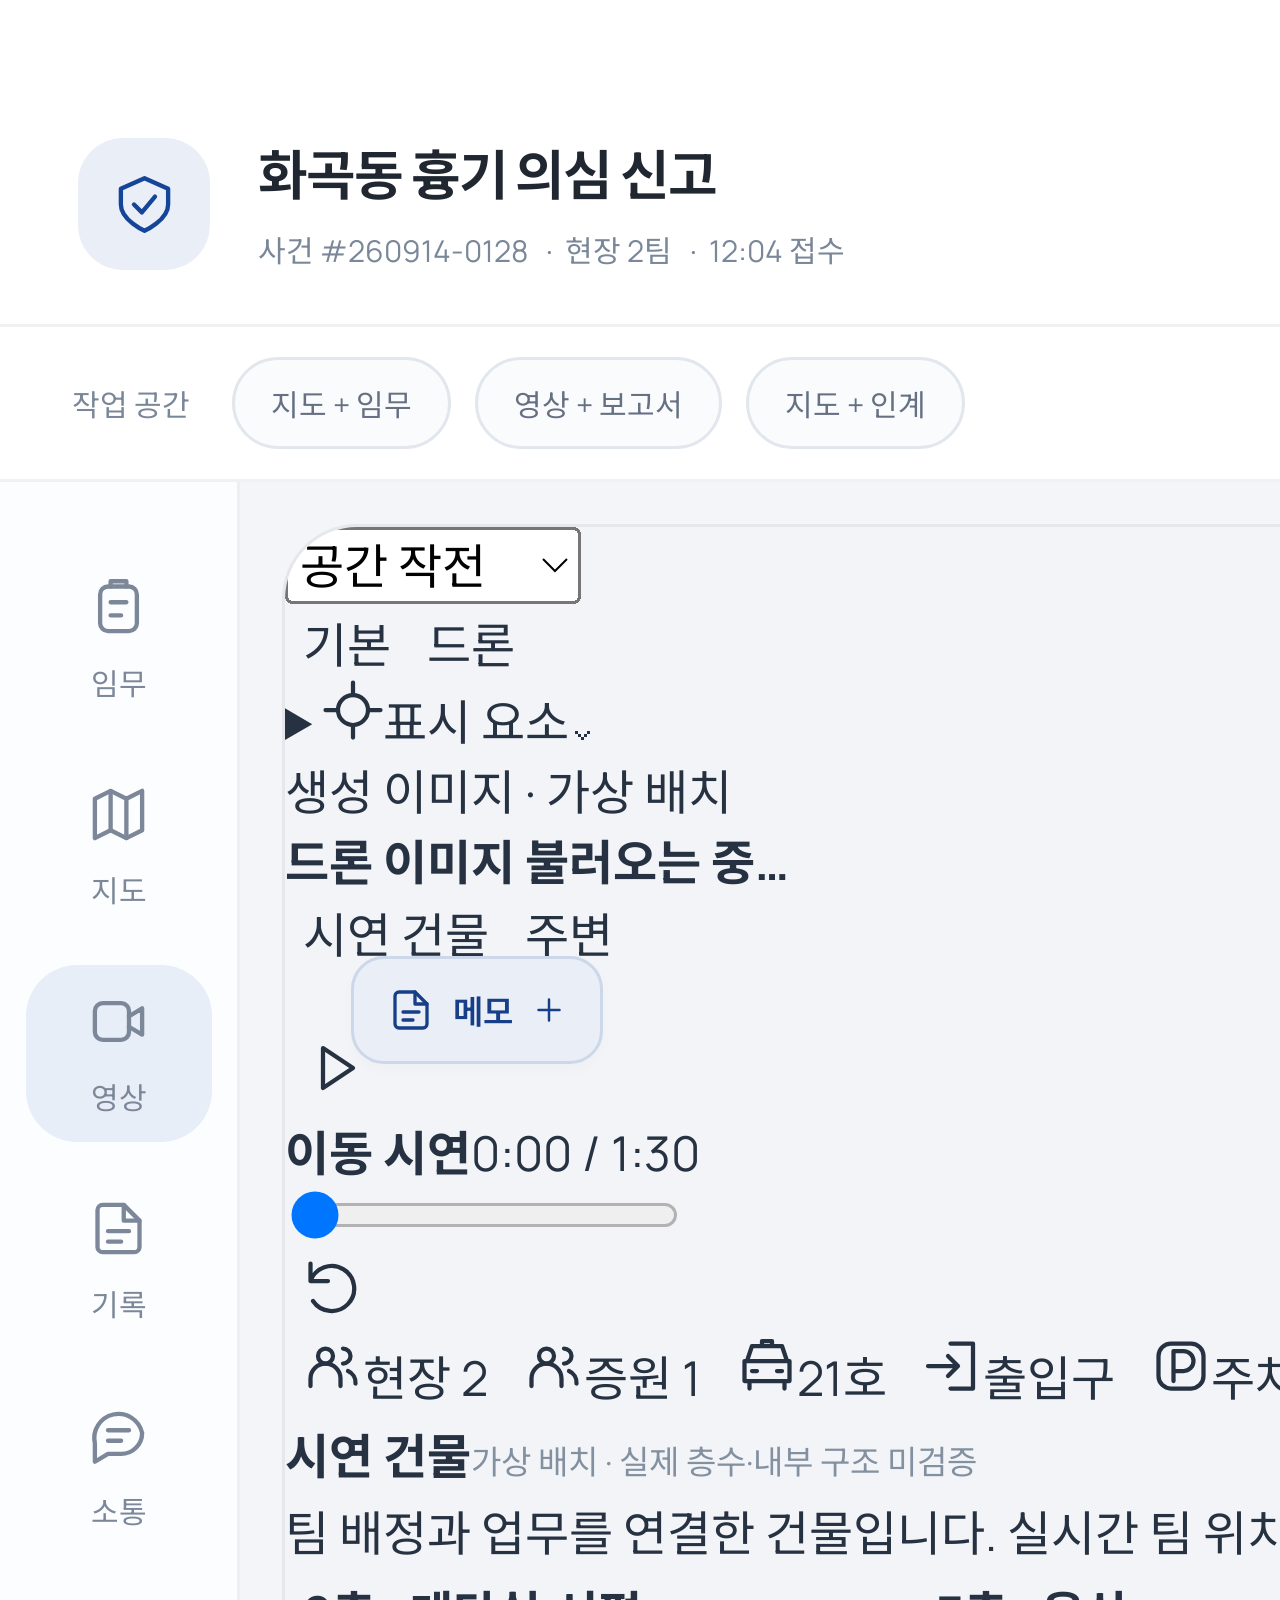
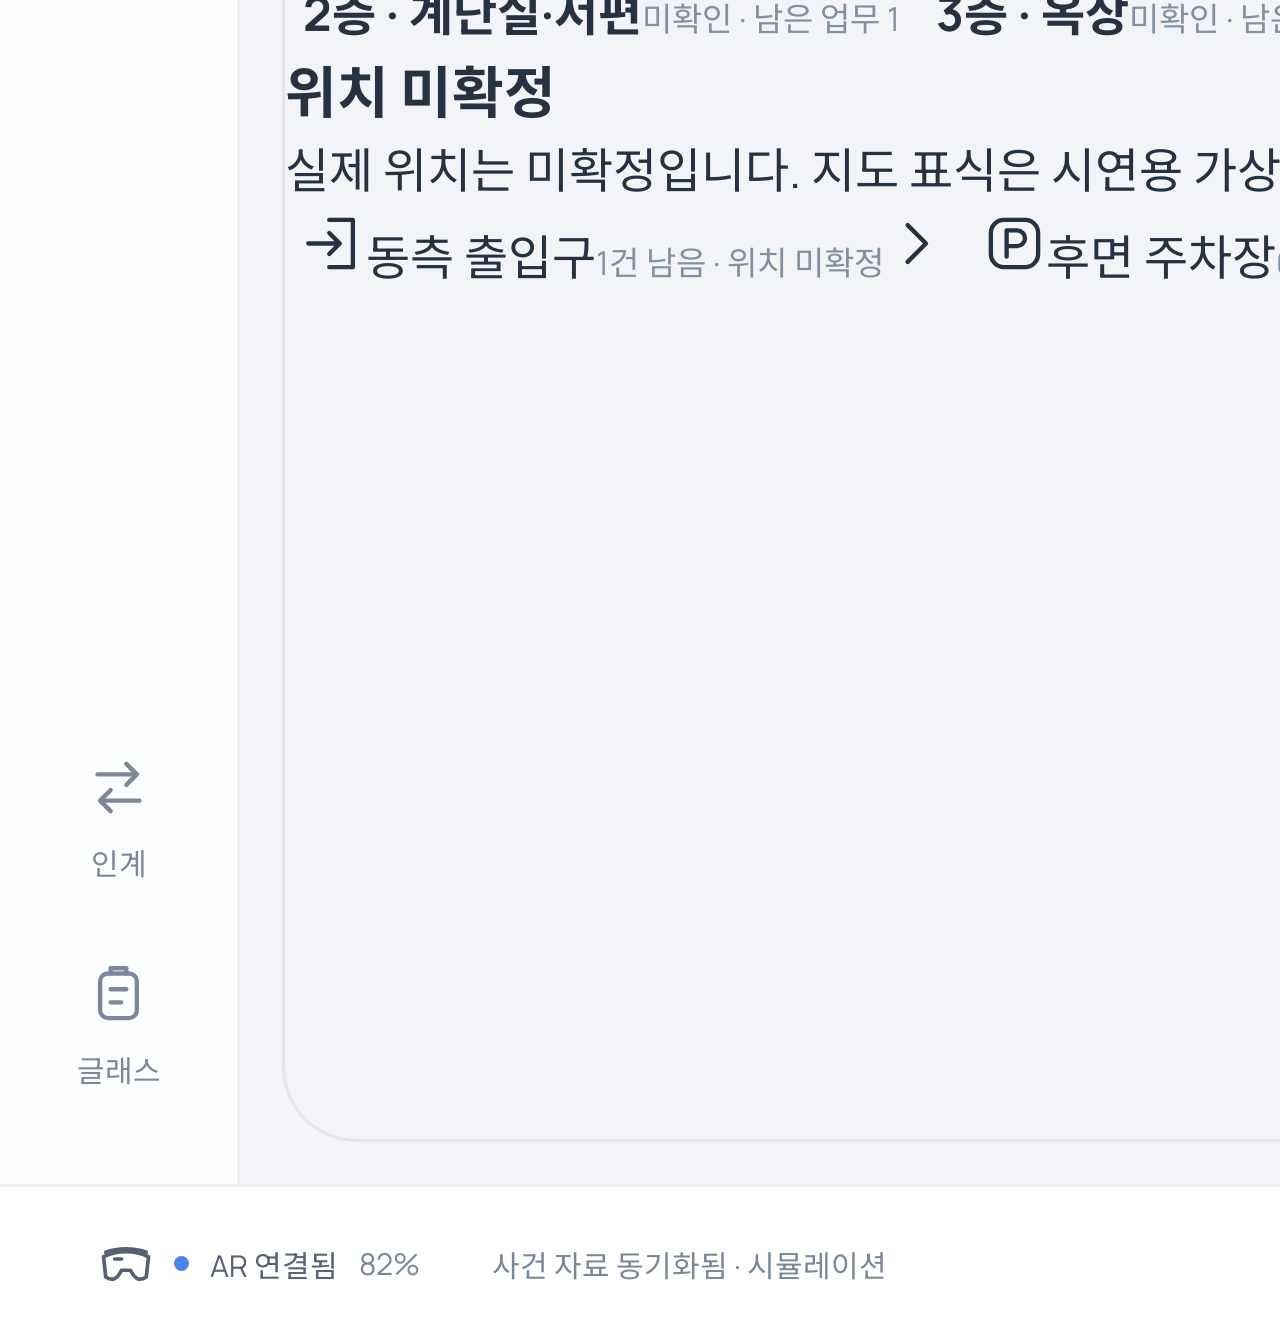
<file: capture.html>
<!doctype html>
<html lang="ko" data-theme="light"><head><meta charset="utf-8"><meta name="viewport" content="width=device-width,initial-scale=1"><meta name="theme-color" content="#0a1517"><title>PARALLAX — 현장을 이어가다</title><link rel="stylesheet" href="app/styles.css"><link rel="stylesheet" href="app/themes.css"><link rel="stylesheet" href="app/refinement.css"><link rel="stylesheet" href="app/notes.css?v=notes5">
<link rel="stylesheet" href="app/capture.css"></head>
<body><div id="app"></div><div id="modal-root"></div><div id="toast" role="status" aria-live="polite"></div><script type="module" src="app/capture-main.mjs?v=1"></script></body></html>
</file>
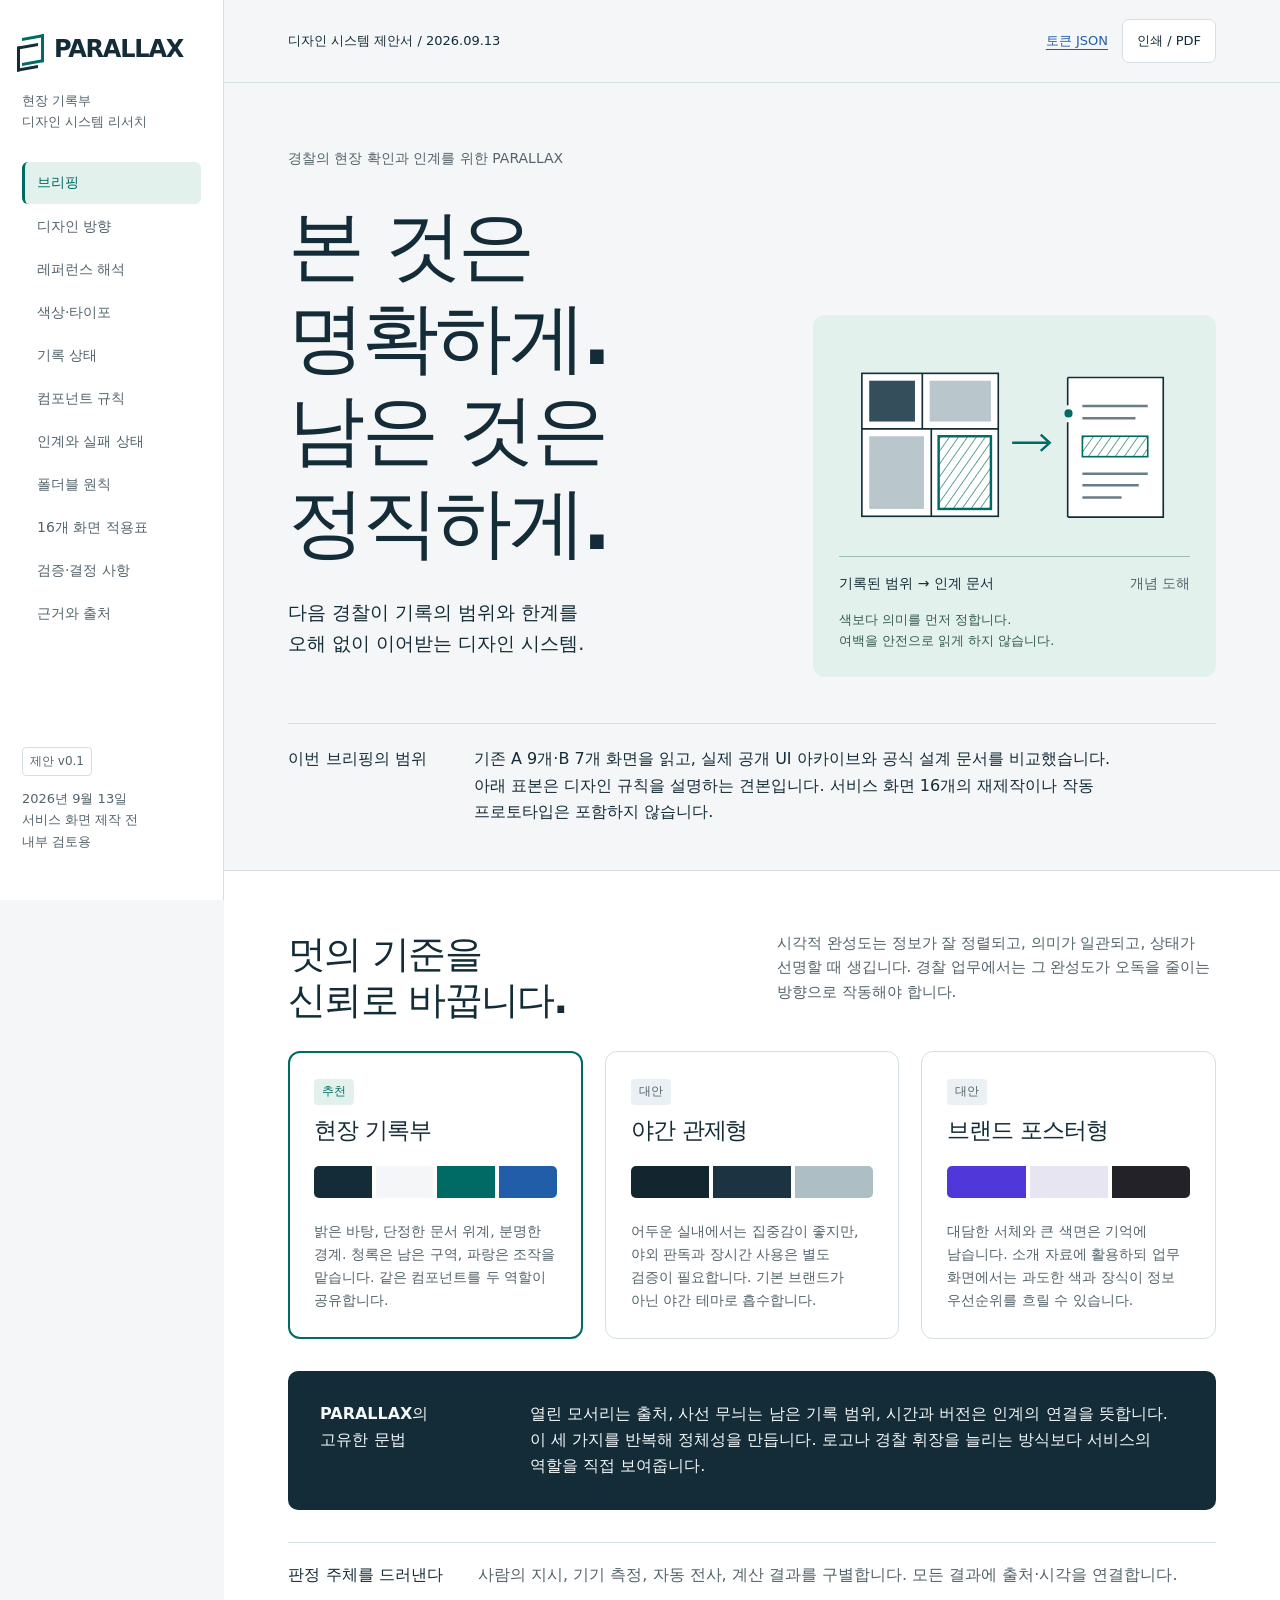
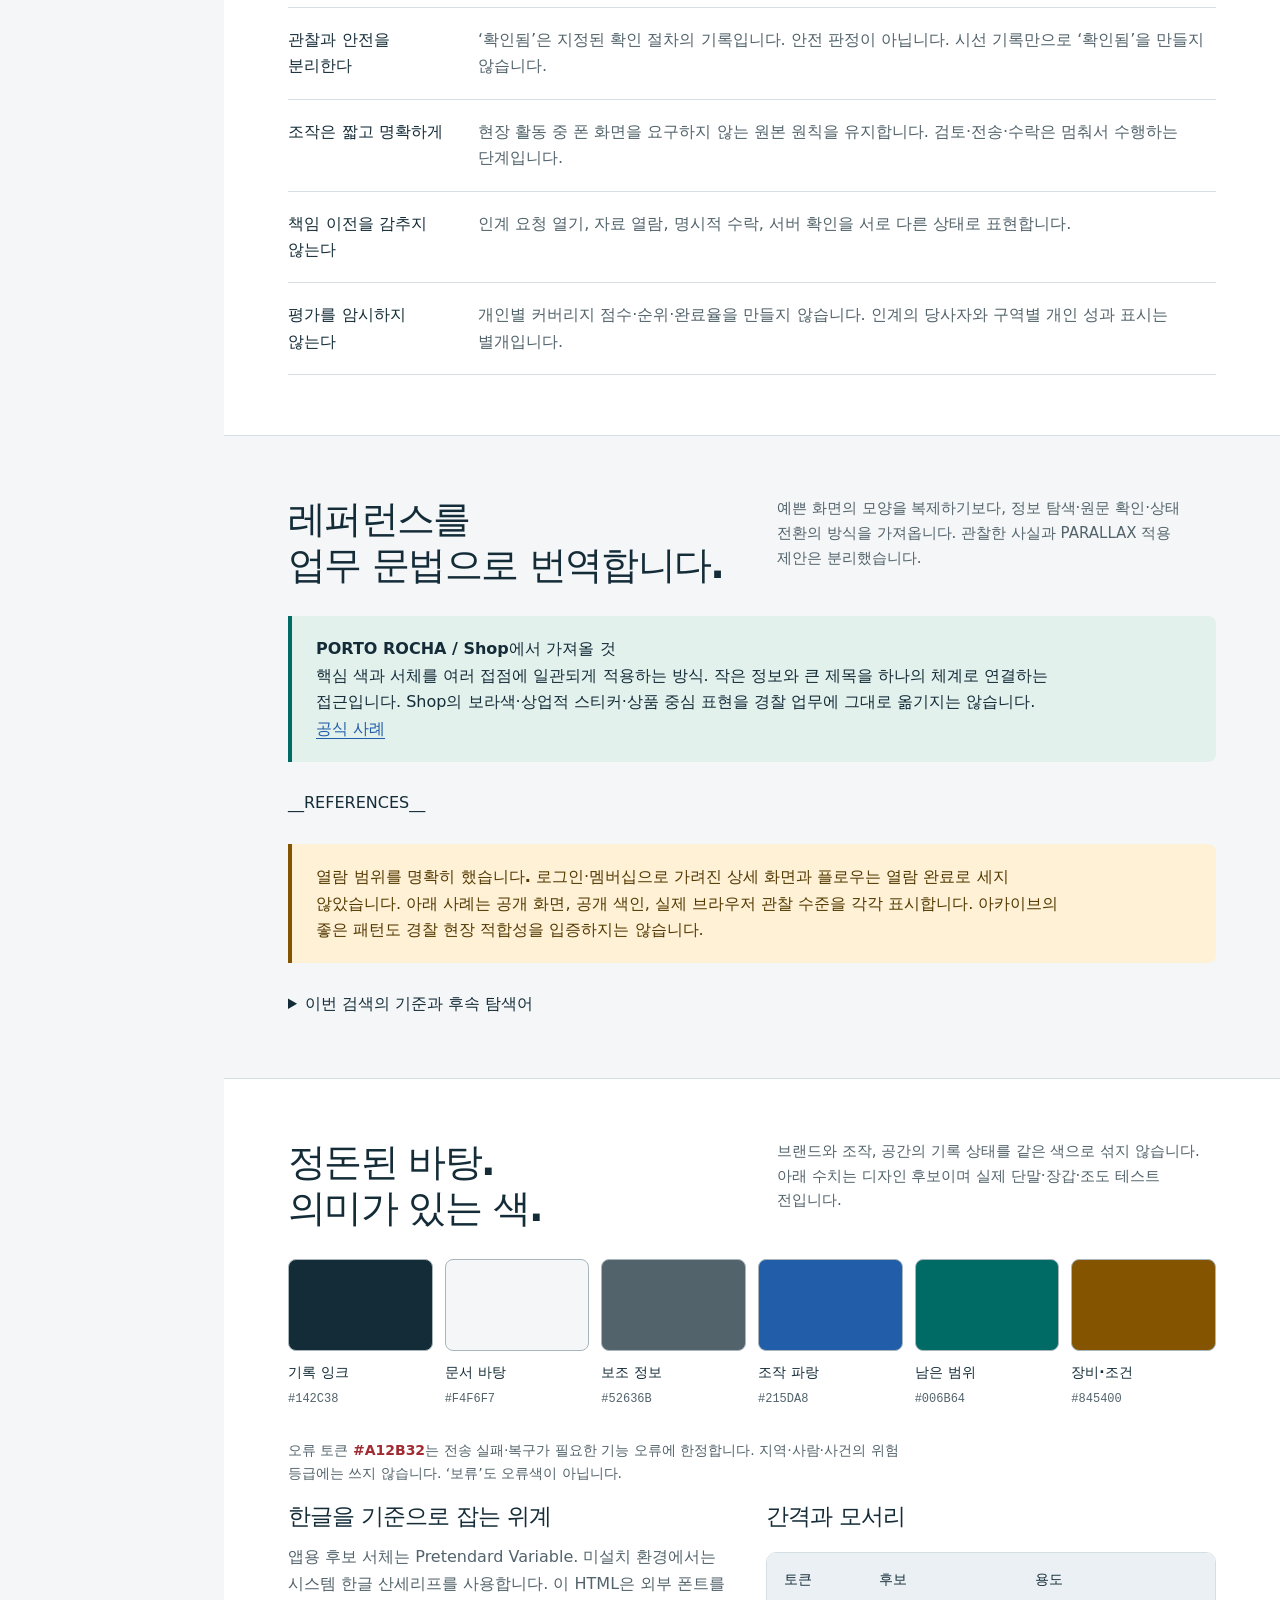
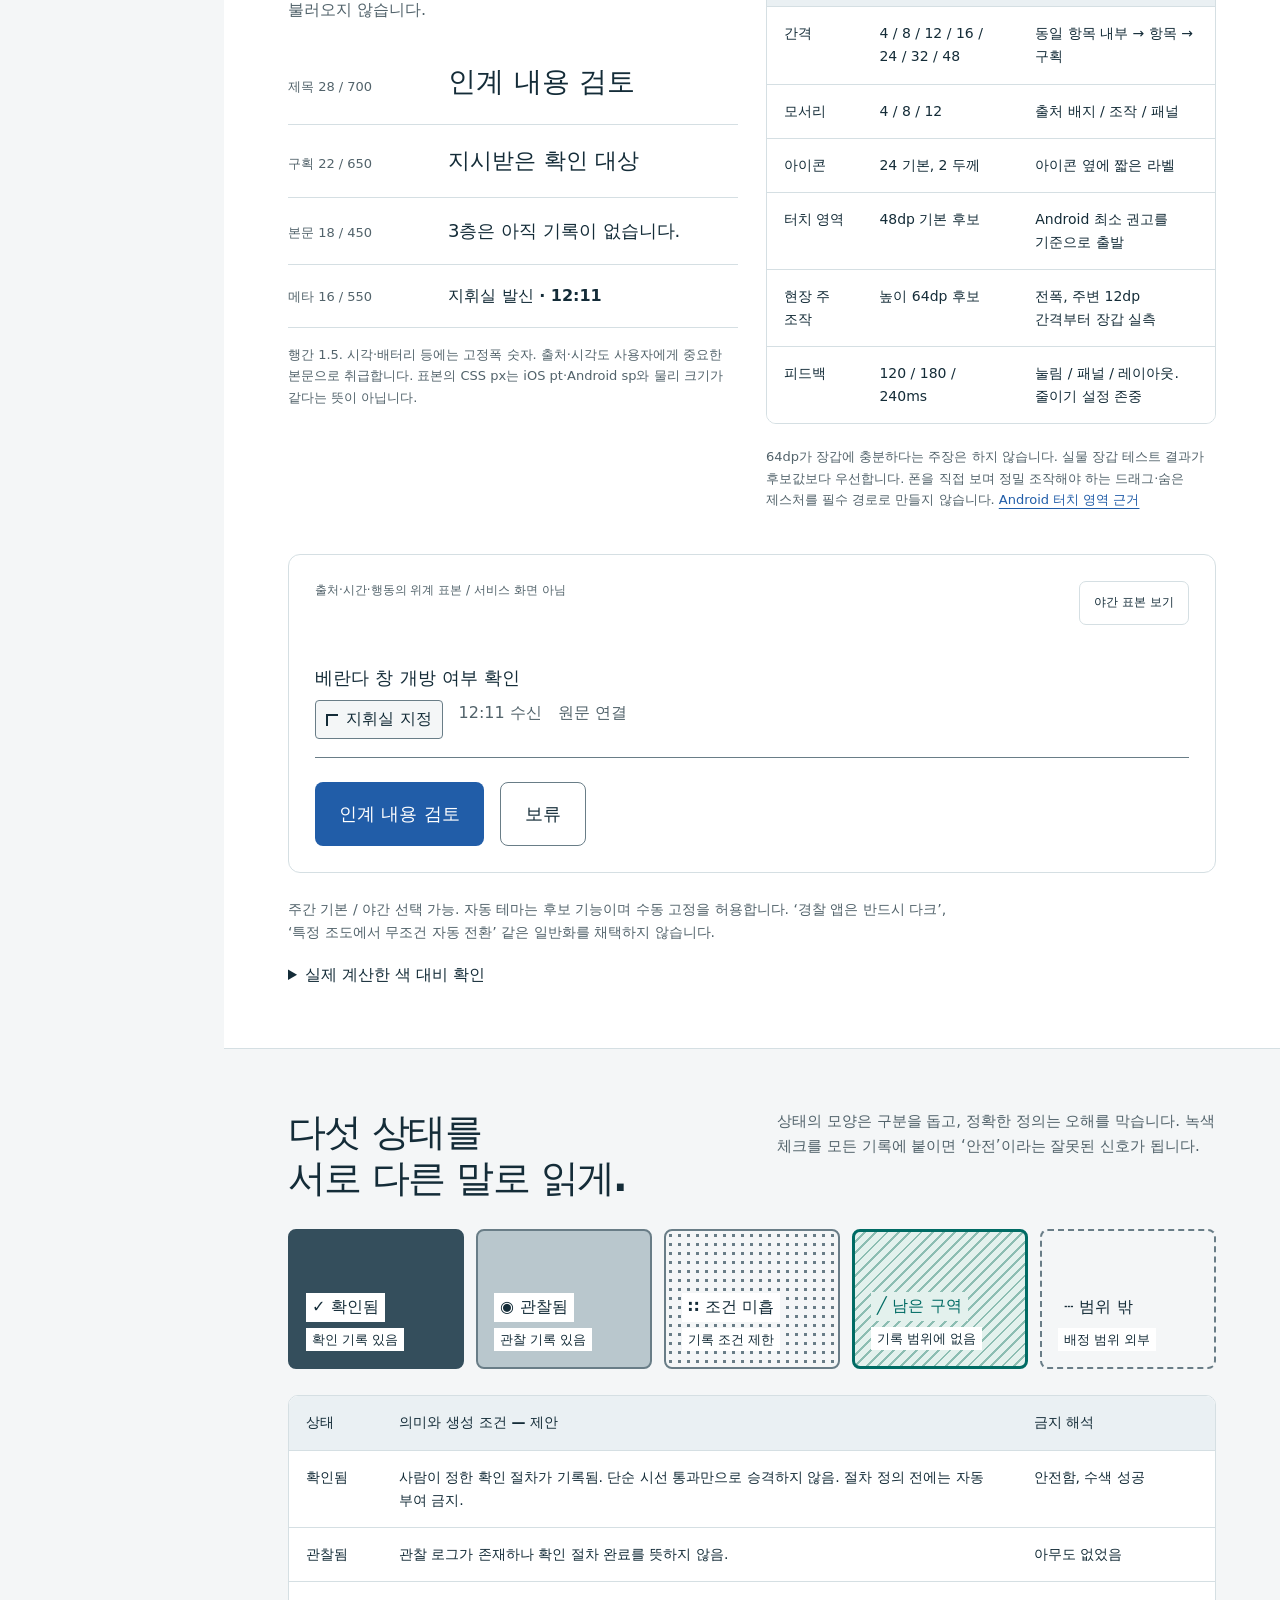
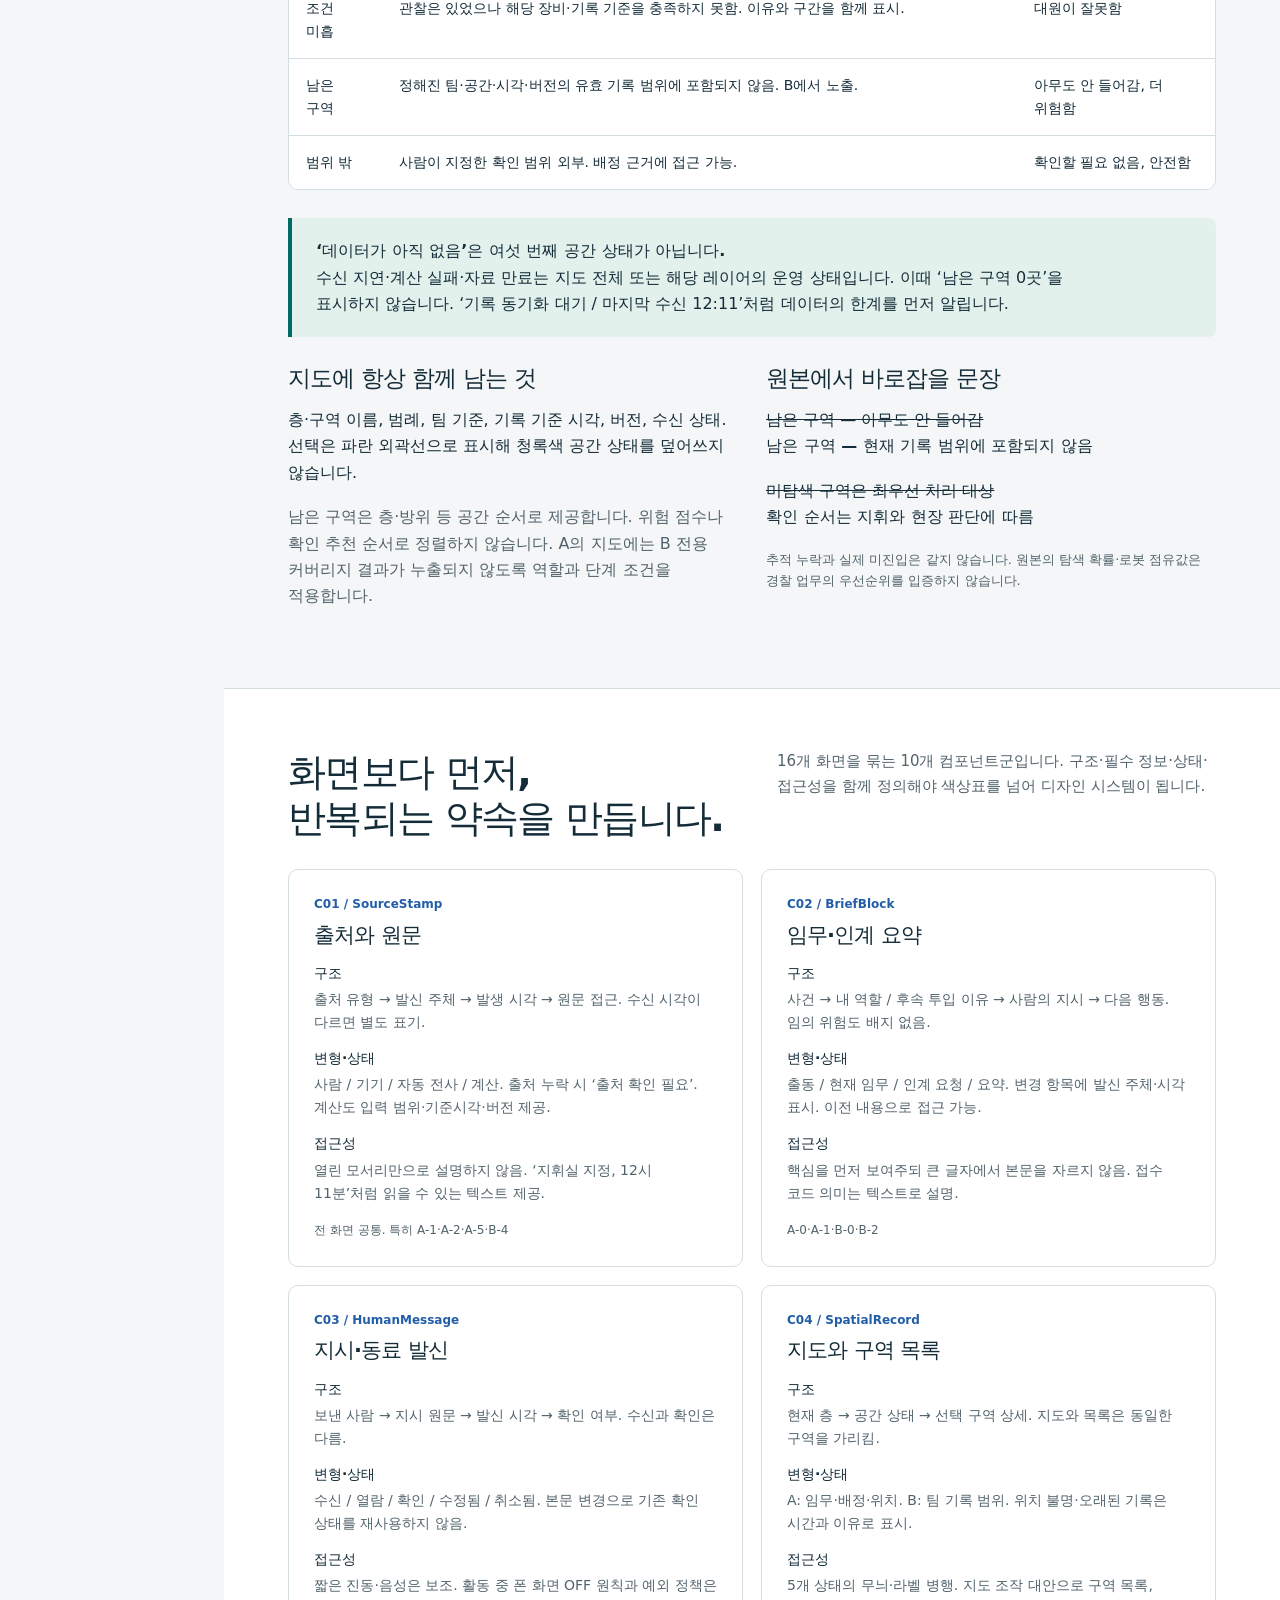
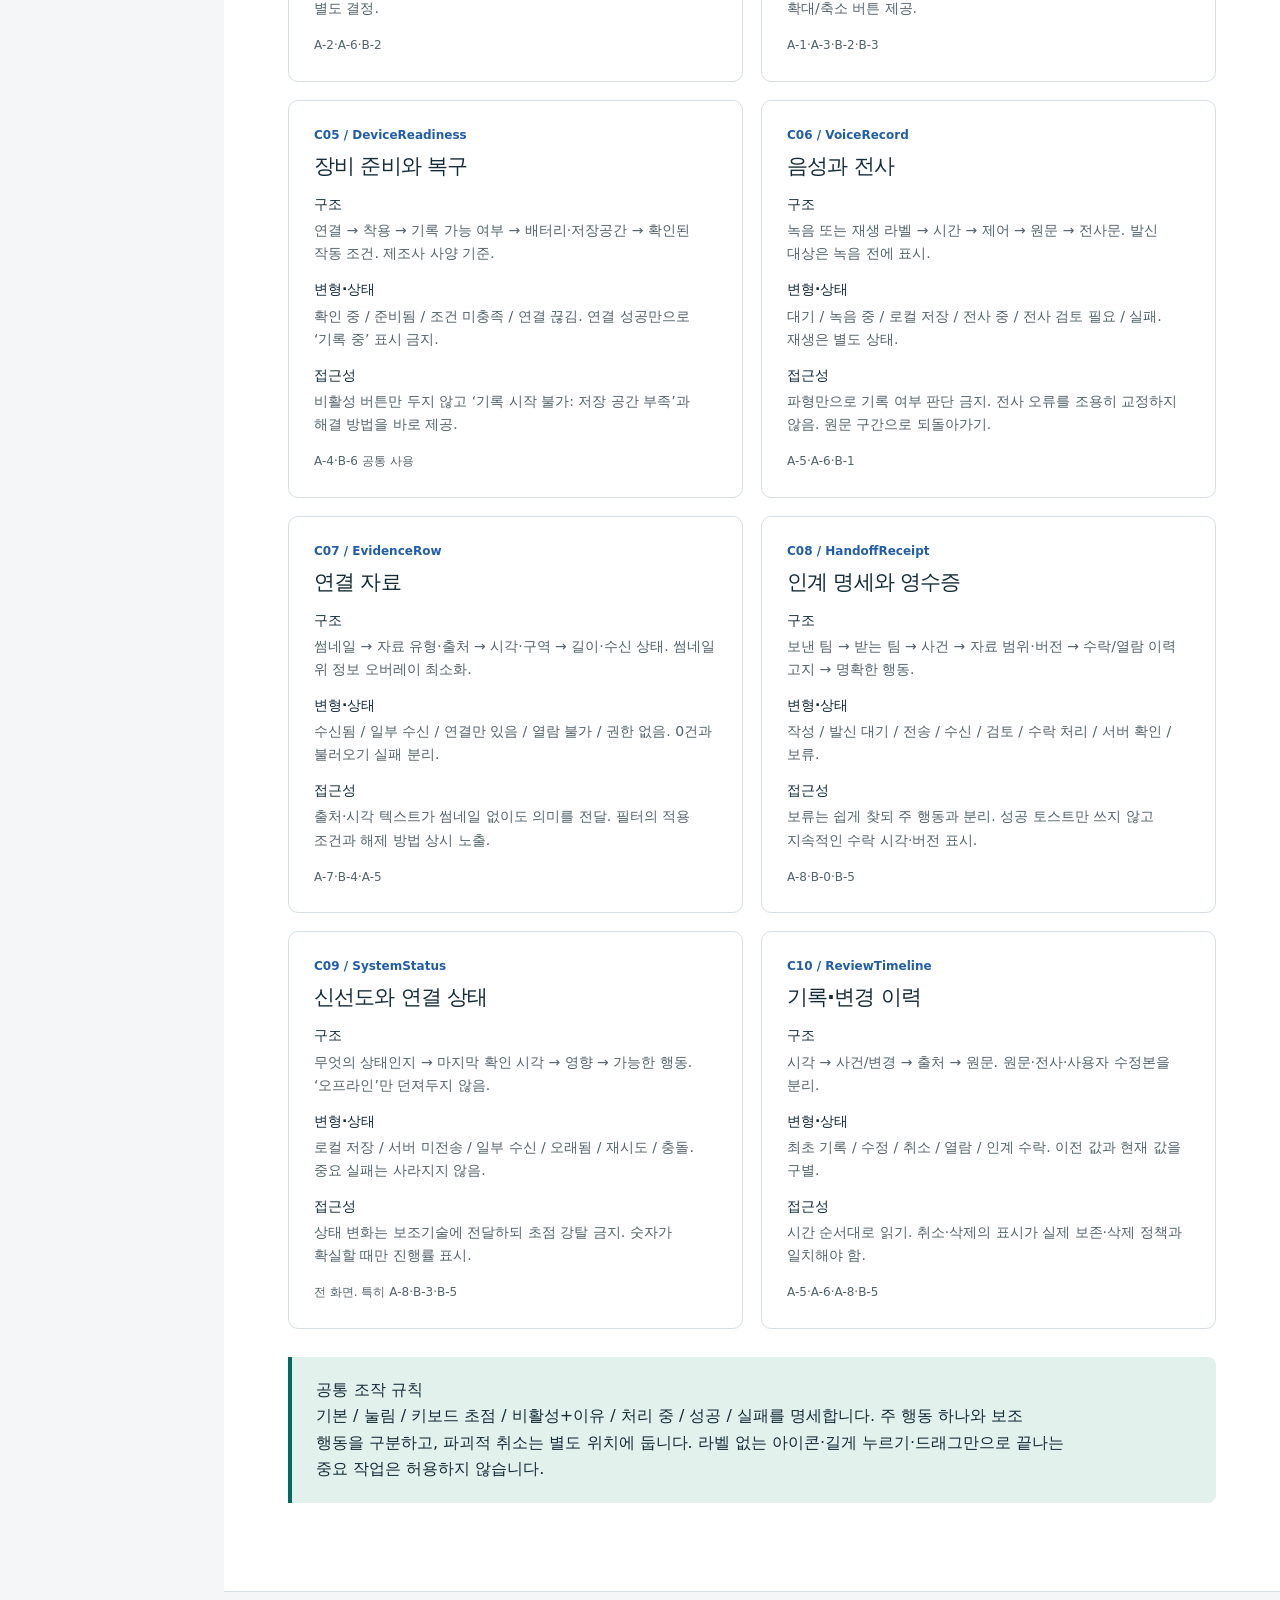
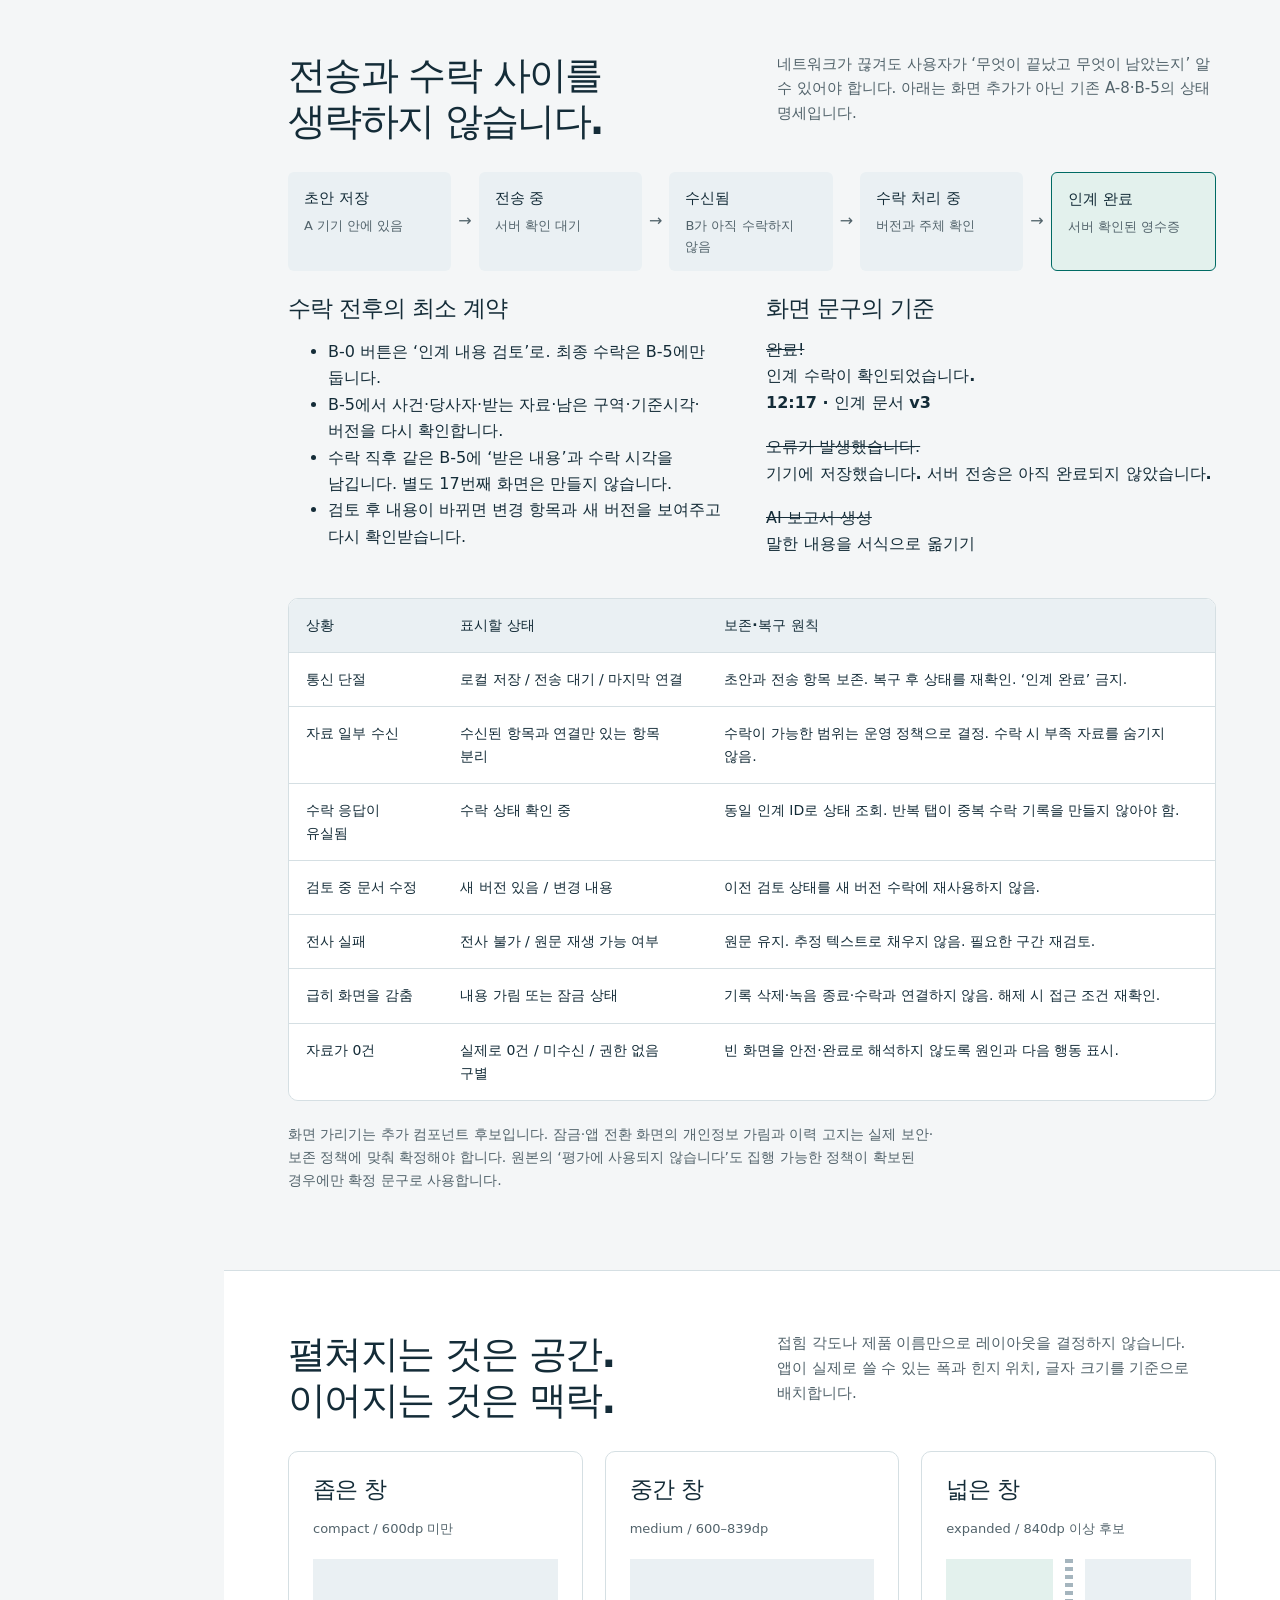
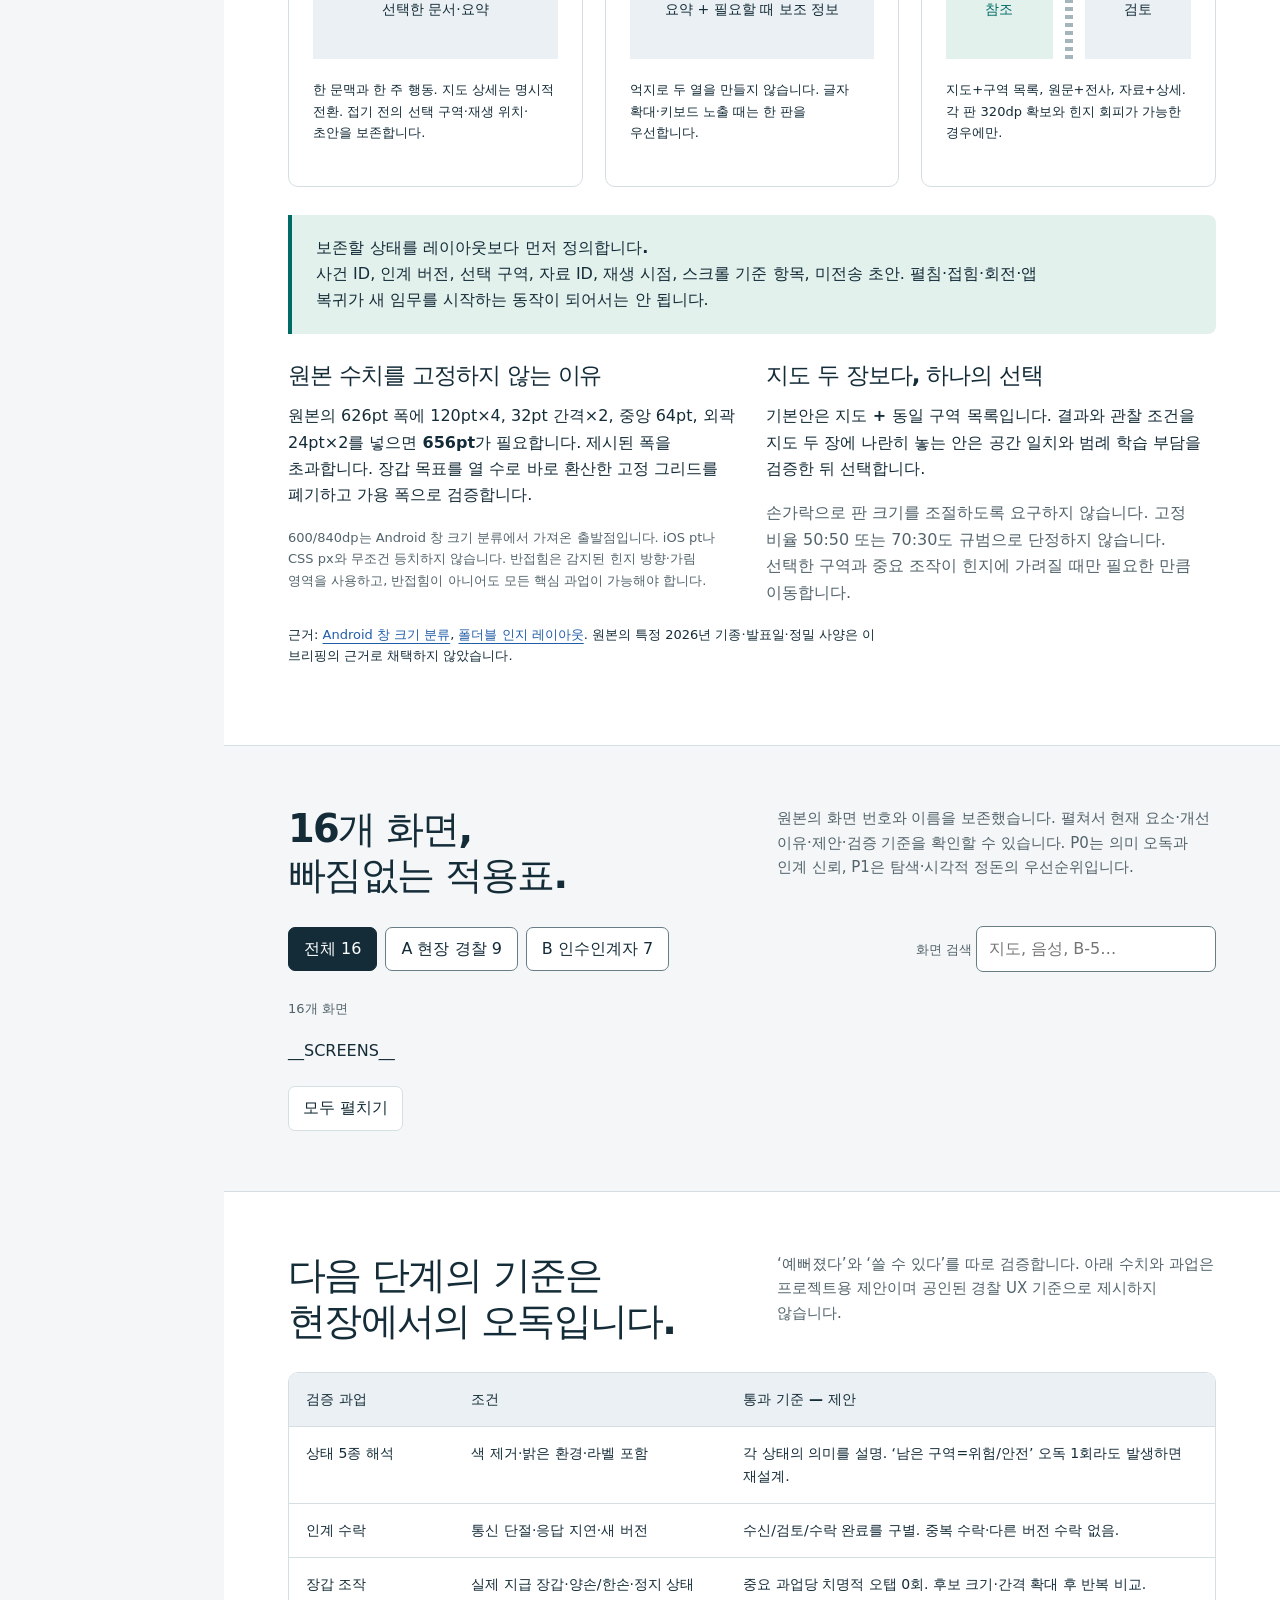
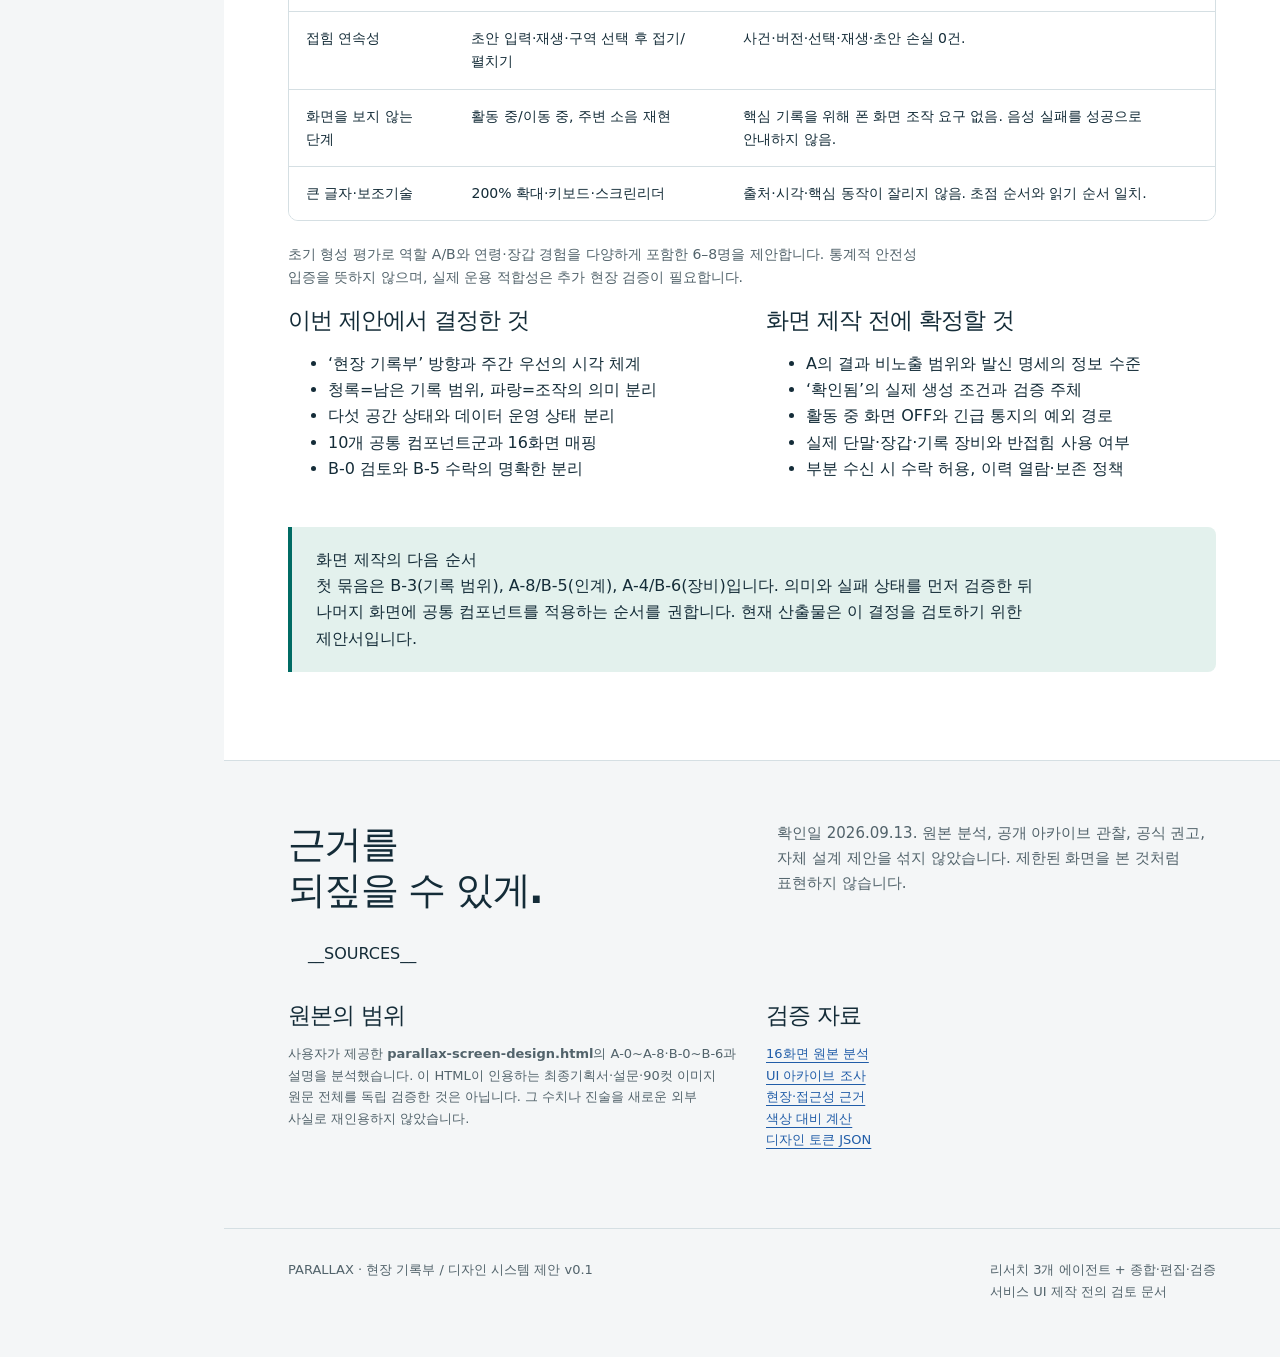
<file: research/brief-template.html>
<!doctype html>
<html lang="ko"><head><meta charset="utf-8"><meta name="viewport" content="width=device-width,initial-scale=1"><meta name="color-scheme" content="light"><title>PARALLAX — 현장 기록부 / 디자인 시스템 브리핑</title>
<style>
:root{--bg:#F4F6F7;--paper:#fff;--ink:#142C38;--muted:#52636B;--rule:#D5DFE3;--teal:#006B64;--soft:#E3F1ED;--blue:#215DA8;--amber:#845400;--amber-bg:#FFF1D6;--red:#A12B32;--nav:224px;font-family:"Pretendard Variable","Apple SD Gothic Neo","Malgun Gothic",system-ui,sans-serif;color:var(--ink);background:var(--bg);font-synthesis:none}*{box-sizing:border-box}html{scroll-behavior:smooth;scroll-padding-top:36px}body{margin:0;font-size:16px;line-height:1.65;word-break:keep-all}a{color:var(--blue);text-underline-offset:4px}button,input{font:inherit}button,a,input,summary{-webkit-tap-highlight-color:transparent}button{cursor:pointer}button:focus-visible,a:focus-visible,input:focus-visible,summary:focus-visible{outline:3px solid var(--blue);outline-offset:4px}button:disabled{cursor:default}h1,h2,h3,h4,p{margin-top:0}h1,h2,h3{line-height:1.2;letter-spacing:-.045em}h1{font-size:clamp(44px,6vw,88px);font-weight:750;margin-bottom:28px}h2{font-size:clamp(28px,3vw,42px);margin-bottom:20px}h3{font-size:23px;margin-bottom:14px}h4{font-size:17px;margin-bottom:6px}p{max-width: seventy;max-width:74ch;margin-bottom:18px}small,.small{font-size:13px;line-height:1.65}.muted{color:var(--muted)}.mono{font-variant-numeric:tabular-nums;font-family:ui-monospace,SFMono-Regular,monospace;font-size:.86em}.skip{position:fixed;top:-100px;left:20px;background:white;padding:12px;z-index:99}.skip:focus{top:12px}.rail{width:var(--nav);position:fixed;inset:0 auto 0 0;background:var(--paper);border-right:1px solid var(--rule);padding:30px 22px;display:flex;flex-direction:column;z-index:10;overflow:auto}.wordmark{font-size:24px;font-weight:800;letter-spacing:-1.2px;color:var(--ink);text-decoration:none;display:flex;align-items:center;gap:10px}.mark{width:22px;height:28px;border:3px solid var(--teal);border-left:0;position:relative;transform:skewY(-10deg)}.mark:after{content:"";position:absolute;top:5px;left:-5px;height:19px;width:18px;border:3px solid var(--ink);border-right:0}.rail-caption{font-size:13px;color:var(--muted);margin:20px 0 30px}.rail nav{display:grid;gap:2px}.rail nav a{font-size:14px;padding:9px 12px;border-radius:6px;text-decoration:none;color:var(--muted);border-left:3px solid transparent}.rail nav a:hover{background:var(--bg);color:var(--ink)}.rail nav a.active{background:var(--soft);color:var(--teal);border-left-color:var(--teal);font-weight:700}.rail-foot{margin-top:auto;padding-top:30px;line-height:1.7}.version{display:inline-block;border:1px solid var(--rule);padding:3px 7px;border-radius:4px;color:var(--muted);font-size:12px}main{margin-left:var(--nav)}.topbar{padding:19px 5vw;border-bottom:1px solid var(--rule);display:flex;justify-content:space-between;align-items:center;gap:20px;font-size:13px}.topbar .actions{display:flex;gap:14px;align-items:center}.plain-button{background:var(--paper);border:1px solid var(--rule);border-radius:7px;color:var(--ink);padding:8px 14px;min-height:44px}.hero{padding:64px 5vw 44px}.hero-grid{display:grid;grid-template-columns:1.1fr .9fr;gap:32px;align-items:end}.hero h1 span{display:block}.hero-intro{font-size:19px;max-width:39ch;line-height:1.65}.hero .lede{font-size:14px;color:var(--muted);margin-bottom:30px}.concept{position:relative;background:var(--soft);padding:26px;min-height:342px;border-radius:12px;overflow:hidden}.concept svg{width:100%;height:215px;display:block}.concept-label{border-top:1px solid #9CBFB5;padding-top:15px;display:flex;justify-content:space-between;gap:12px;font-size:14px}.statement{border-top:1px solid var(--rule);display:grid;grid-template-columns:160px 1fr;margin-top:46px;padding-top:22px;gap:26px}.statement strong{font-size:16px}.statement p{margin:0;max-width:65ch}.section{padding:60px 5vw;border-top:1px solid var(--rule);scroll-margin-top:18px}.section-heading{display:flex;justify-content:space-between;gap:30px;align-items:flex-start;margin-bottom:28px}.section-heading>p{max-width:46ch;color:var(--muted);font-size:15px;margin:0}.section-heading h2{margin:0}.section .intro{font-size:18px;max-width:64ch}.white{background:var(--paper)}.decision-band{background:var(--ink);color:#F3F7F8;padding:30px 32px;border-radius:10px;display:grid;grid-template-columns:180px 1fr;gap:30px;margin:32px 0}.decision-band p{margin:0}.decision-band .muted{color:#BBC9D1}.three{display:grid;grid-template-columns:repeat(3,minmax(0,1fr));gap:22px}.two{display:grid;grid-template-columns:repeat(2,minmax(0,1fr));gap:28px}.direction{padding:25px;border:1px solid var(--rule);border-radius:12px;background:var(--paper)}.direction.recommended{border:2px solid var(--teal);padding:24px}.tag{display:inline-block;font-size:12px;font-weight:650;color:var(--teal);background:var(--soft);padding:3px 8px;border-radius:4px;margin-bottom:12px}.direction p{font-size:14px;color:var(--muted);margin-bottom:0}.stripes{display:flex;height:32px;gap:4px;margin:22px 0;border-radius:5px;overflow:hidden}.stripes span{flex:1}.rule-list{list-style:none;padding:0;margin:0}.rule-list li{display:grid;grid-template-columns:170px 1fr;gap:20px;padding:19px 0;border-top:1px solid var(--rule)}.rule-list li:last-child{border-bottom:1px solid var(--rule)}.rule-list p{margin:0;color:var(--muted)}.callout{border-left:4px solid var(--teal);background:var(--soft);padding:20px 24px;border-radius:0 8px 8px 0;margin:28px 0}.callout p:last-child{margin-bottom:0}.callout.caution{background:var(--amber-bg);border-color:var(--amber);color:#533900}.ref-grid{display:grid;grid-template-columns:repeat(2,minmax(0,1fr));gap:18px}.reference{border:1px solid var(--rule);border-radius:10px;padding:24px;background:var(--paper)}.reference h3{font-size:21px;margin-bottom:7px}.reference .status{display:block;font-size:12px;color:var(--muted);margin:7px 0 16px}.reference p{font-size:14px;margin-bottom:12px}.reference dl{font-size:14px;margin:0}.reference dt{color:var(--teal);font-weight:650;float:left;width:44px}.reference dd{margin:0 0 10px 50px;color:var(--muted)}.ref-targets{font-size:12px;padding-top:12px;margin-top:15px;border-top:1px solid var(--rule)}.swatch-grid{display:grid;grid-template-columns:repeat(6,minmax(0,1fr));gap:12px;margin:28px 0}.swatch{min-width:0}.swatch-color{height:92px;border-radius:8px;border:1px solid #a8b6bc;margin-bottom:10px}.swatch b{font-size:14px;display:block}.swatch code{font-size:12px;color:var(--muted)}.specimen{padding:26px;background:var(--paper);border:1px solid var(--rule);border-radius:12px;margin:25px 0}.specimen-label{font-size:12px;color:var(--muted);margin-bottom:20px;display:flex;justify-content:space-between;gap:12px}.specimen.night{background:#13252F;color:#F3F7F8;border-color:#90A5AE}.specimen.night .specimen-label{color:#ADBEC5}.specimen.night .evidence{color:#F3F7F8;border-color:#90A5AE}.specimen.night .evidence .meta{color:#ADBEC5}.specimen.night .source-badge{background:#1C3441;color:#F3F7F8;border-color:#90A5AE}.specimen.night .sample-cta{background:#AFCBFA;color:#13252F}.sample-bar{display:flex;align-items:center;gap:16px;flex-wrap:wrap}.sample-cta{display:inline-flex;align-items:center;justify-content:center;min-height:64px;padding:10px 24px;background:var(--blue);color:white;border-radius:8px;font-size:18px;font-weight:650}.sample-secondary{display:inline-flex;min-height:64px;align-items:center;padding:10px 24px;border:1px solid #697D87;border-radius:8px;font-size:18px;font-weight:600}.source-badge{display:inline-flex;gap:8px;align-items:center;border:1px solid #697D87;padding:5px 10px;border-radius:4px;font-size:16px;font-weight:550;background:#F4F6F7;color:#142C38}.source-badge:before{content:"";display:block;width:10px;height:10px;border-top:2px solid currentColor;border-left:2px solid currentColor;flex:none}.evidence{border-bottom:1px solid #697D87;padding:18px 0;font-size:18px}.evidence:first-of-type{padding-top:0}.evidence .meta{font-size:16px;color:#52636B;display:flex;gap:16px;flex-wrap:wrap;margin-top:8px}.type-sample{display:grid;grid-template-columns:140px 1fr;gap:20px;align-items:baseline;padding:18px 0;border-bottom:1px solid var(--rule)}.type-sample small{color:var(--muted)}.table-wrap{overflow:auto;border:1px solid var(--rule);border-radius:10px;margin:22px 0}table{width:100%;border-collapse:collapse;background:var(--paper);font-size:14px}th{text-align:left;font-weight:650;background:#EAF0F3;color:var(--ink)}th,td{padding:15px 17px;border-bottom:1px solid var(--rule);vertical-align:top}tr:last-child td{border-bottom:0}td p{margin:0}.status-atlas{display:grid;grid-template-columns:repeat(5,minmax(0,1fr));gap:12px;margin:26px 0}.state-block{min-height:140px;border-radius:8px;padding:16px;border:2px solid #697D87;display:flex;flex-direction:column;justify-content:flex-end;background:white;position:relative}.state-block strong{padding:4px 6px;background:white;line-height:1.3;font-size:16px;width:fit-content}.state-block small{background:white;width:fit-content;margin-top:6px;padding:1px 6px}.state-block.confirmed{background:#344E5C;border-color:#344E5C}.state-block.observed{background:#B9C7CD}.state-block.condition{background:radial-gradient(#697D87 1.5px,transparent 1.5px) 0 0/9px 9px}.state-block.remaining{border:3px solid #006B64;background:repeating-linear-gradient(135deg,#E3F1ED,#E3F1ED 6px,#8CBDB2 6px,#8CBDB2 8px)}.state-block.remaining strong{color:#006B64;background:#E3F1ED}.state-block.outside{border:2px dashed #697D87;background:transparent}.state-block.outside strong{background:var(--bg)}.component-grid{display:grid;grid-template-columns:repeat(2,minmax(0,1fr));gap:18px}.component{background:white;border:1px solid var(--rule);padding:25px;border-radius:10px}.component h3{font-size:21px}.component dl{margin:0;font-size:14px}.component dt{font-weight:650;margin-top:13px}.component dd{margin:3px 0 0;color:var(--muted)}.component .component-id{font-size:12px;font-weight:650;color:var(--blue);margin-bottom:8px}.component .applies{font-size:12px;color:var(--muted);margin-top:16px}.flow{display:flex;gap:7px;margin:24px 0;align-items:stretch;flex-wrap:wrap}.flow-step{padding:14px 16px;background:#EAF0F3;border-radius:6px;flex:1;min-width:120px;font-size:15px}.flow-step small{display:block;color:var(--muted);margin-top:4px}.flow-arrow{align-self:center;color:var(--muted)}.flow-step.final{background:var(--soft);border:1px solid var(--teal)}.layout-figure{background:white;border:1px solid var(--rule);border-radius:10px;padding:24px}.layout-bars{display:flex;gap:12px;margin:20px 0;min-height:100px}.layout-bars .pane{padding:18px;background:#EAF0F3;flex:1;display:flex;align-items:center;justify-content:center;font-size:14px}.layout-bars .pane.context{background:var(--soft);color:var(--teal)}.layout-bars .hinge{width:8px;background:repeating-linear-gradient(0deg,#A5B5BE,#A5B5BE 4px,white 4px,white 8px)}.filter-bar{display:flex;justify-content:space-between;align-items:center;gap:16px;flex-wrap:wrap;margin-bottom:26px}.filters{display:flex;gap:8px;flex-wrap:wrap}.filter-button{min-height:44px;background:white;border:1px solid #697D87;color:var(--ink);padding:8px 15px;border-radius:7px}.filter-button[aria-pressed="true"]{background:var(--ink);color:white;border-color:var(--ink)}.search{border:1px solid #697D87;border-radius:7px;min-height:44px;padding:9px 12px;background:white;color:var(--ink);width:240px;max-width:100%}.screen-card{background:white;border:1px solid var(--rule);border-radius:9px;margin:12px 0;overflow:hidden}.screen-card summary{cursor:pointer;list-style:none;padding:20px 24px;display:grid;grid-template-columns:50px 1fr auto;gap:16px;align-items:center}.screen-card summary::-webkit-details-marker{display:none}.screen-card summary:after{content:"＋";font-size:20px;color:var(--muted)}.screen-card[open] summary:after{content:"−"}.screen-card[open] summary{border-bottom:1px solid var(--rule)}.screen-card summary strong{font-size:18px}.screen-card summary small{display:block;color:var(--muted);font-weight:400;font-size:13px}.screen-id{font-weight:700;color:var(--teal);font-variant-numeric:tabular-nums}.screen-body{padding:24px;display:grid;grid-template-columns:repeat(2,minmax(0,1fr));gap:20px 30px}.screen-body h4{font-size:14px;color:var(--muted);margin-bottom:8px}.screen-body p{font-size:15px;margin:0}.screen-footer{grid-column:1/-1;border-top:1px solid var(--rule);padding-top:18px;display:flex;justify-content:space-between;gap:20px;flex-wrap:wrap}.chip{font-size:12px;border:1px solid var(--rule);border-radius:4px;padding:3px 7px;display:inline-block;margin:2px}.source-list{display:grid;grid-template-columns:1fr 1fr;gap:0 30px;padding-left:20px}.source-list li{padding:15px 0;border-bottom:1px solid var(--rule);font-size:14px;overflow-wrap:anywhere}.source-list small{display:block;color:var(--muted);margin-top:5px}.priority{font-size:12px;color:var(--blue);font-weight:650}.empty{display:none;padding:24px;border:1px solid var(--rule)}footer{padding:30px 5vw 55px;border-top:1px solid var(--rule);font-size:13px;color:var(--muted);display:flex;justify-content:space-between;gap:20px}.download{display:inline-block;padding:10px 15px;border:1px solid #697D87;border-radius:7px;text-decoration:none;background:white;font-size:14px}.brief-note{font-size:14px;color:var(--muted)}[hidden]{display:none!important}@media(min-width:1600px){main{max-width:1530px;margin-right:auto}.hero,.section,.topbar,footer{padding-left:80px;padding-right:80px}}@media(max-width:1100px){:root{--nav:190px}.rail{padding:24px 14px}.hero-grid{grid-template-columns:1fr}.concept{min-height:260px}.concept svg{height:190px}.three{grid-template-columns:1fr}.status-atlas{grid-template-columns:repeat(3,1fr)}.section-heading{display:block}.section-heading>p{margin-top:15px}.swatch-grid{grid-template-columns:repeat(3,1fr)}}@media(max-width:760px){:root{--nav:0px}.rail{position:static;width:100%;padding:18px 5vw;display:block;border-right:0;border-bottom:1px solid var(--rule)}.rail-caption,.rail-foot{display:none}.rail nav{display:flex;overflow-x:auto;margin-top:15px;white-space:nowrap;gap:6px}.rail nav a{padding:8px 10px;flex-shrink:0;font-size:13px}.rail .wordmark{font-size:22px}main{margin:0}.topbar{padding:12px 5vw;align-items:flex-start;gap:10px}.topbar .actions{gap:7px;flex-wrap:wrap;justify-content:flex-end}.topbar span{max-width:140px}.hero{padding-top:38px}.hero-grid{gap:24px}.hero-intro{font-size:18px}.concept{padding:18px}.statement{grid-template-columns:1fr;gap:10px;margin-top:28px}.section{padding-top:42px;padding-bottom:42px}.two,.ref-grid,.component-grid,.screen-body,.source-list{grid-template-columns:1fr}.decision-band{grid-template-columns:1fr;gap:10px;padding:24px}.rule-list li{grid-template-columns:1fr;gap:7px}.status-atlas{grid-template-columns:repeat(2,1fr)}.type-sample{grid-template-columns:100px 1fr;gap:10px}.screen-card summary{padding:17px;gap:9px;grid-template-columns:38px 1fr auto}.screen-card summary strong{font-size:17px}.screen-body{padding:20px}.filter-bar{align-items:stretch}.search{width:100%}.filter-bar label{width:100%}.specimen{padding:18px}.sample-bar{gap:12px}.sample-cta,.sample-secondary{width:100%}footer{flex-direction:column}.source-list{padding-left:20px}.swatch-color{height:70px}.table-wrap table{min-width:580px}}@media(prefers-reduced-motion:reduce){html{scroll-behavior:auto}*{transition:none!important;animation:none!important}}@media print{.rail,.topbar,.filter-bar,.no-print{display:none}main{margin:0}.hero,.section{padding:24px 0;break-inside:auto}.hero-grid{grid-template-columns:1.1fr .9fr}h1{font-size:42px}h2{font-size:28px}.three{grid-template-columns:repeat(3,1fr)}.two,.component-grid,.ref-grid{grid-template-columns:1fr 1fr}body{font-size:12px;background:white}p,.component dl,.reference p{font-size:12px}.screen-card,.component,.reference,.specimen,.direction{break-inside:avoid}details{display:block!important}.table-wrap{overflow:visible}a{color:inherit}.concept{min-height:220px}.concept svg{height:150px}.section-heading{display:block}footer{padding:20px 0}.status-atlas{grid-template-columns:repeat(5,1fr)}.state-block{min-height:110px}.state-block strong{font-size:13px}.table-wrap table{min-width:0}}
</style></head><body>
<a class="skip" href="#main">본문으로 이동</a>
<aside class="rail"><a class="wordmark" href="#overview"><span class="mark" aria-hidden="true"></span>PARALLAX</a><p class="rail-caption">현장 기록부<br>디자인 시스템 리서치</p><nav aria-label="브리핑 목차">
<a href="#overview" class="active">브리핑</a><a href="#direction">디자인 방향</a><a href="#research">레퍼런스 해석</a><a href="#foundations">색상·타이포</a><a href="#semantics">기록 상태</a><a href="#components">컴포넌트 규칙</a><a href="#handoff">인계와 실패 상태</a><a href="#adaptive">폴더블 원칙</a><a href="#screens">16개 화면 적용표</a><a href="#validation">검증·결정 사항</a><a href="#sources">근거와 출처</a></nav><div class="rail-foot"><span class="version">제안 v0.1</span><p class="small muted" style="margin-top:12px">2026년 9월 13일<br>서비스 화면 제작 전<br>내부 검토용</p></div></aside>
<main id="main"><div class="topbar"><span>디자인 시스템 제안서 / 2026.09.13</span><div class="actions"><a href="parallax-design-tokens.json" download>토큰 JSON</a><button class="plain-button" id="print" type="button">인쇄 / PDF</button></div></div>
<header class="hero" id="overview"><p class="lede">경찰의 현장 확인과 인계를 위한 PARALLAX</p><div class="hero-grid"><div><h1><span>본 것은</span><span>명확하게.</span><span>남은 것은</span><span>정직하게.</span></h1><p class="hero-intro">다음 경찰이 기록의 범위와 한계를<br>오해 없이 이어받는 디자인 시스템.</p></div><div class="concept"><svg viewBox="0 0 430 240" role="img" aria-label="기록된 범위와 남은 범위를 구분해 인계하는 개념도. 실제 현장 지도 아님."><defs><pattern id="hatch" patternUnits="userSpaceOnUse" width="9" height="9" patternTransform="rotate(35)"><line x1="0" y1="0" x2="0" y2="9" stroke="#438E7E" stroke-width="2"/></pattern></defs><rect x="28" y="28" width="167" height="175" fill="#fff" stroke="#142C38" stroke-width="2"/><path d="M28 96H195M102 28V96M113 96V203" stroke="#142C38" stroke-width="2"/><rect x="37" y="37" width="56" height="50" fill="#344E5C"/><rect x="111" y="37" width="75" height="50" fill="#B9C7CD"/><rect x="37" y="105" width="67" height="89" fill="#B9C7CD"/><rect x="122" y="105" width="64" height="89" fill="url(#hatch)" stroke="#006B64" stroke-width="3"/><path d="M212 113H257M247 103L258 113L247 123" fill="none" stroke="#006B64" stroke-width="3"/><path d="M280 33H397V204H280M280 33V67M280 88V204" fill="#fff" stroke="#142C38" stroke-width="2"/><path d="M298 68H378M298 83H363M298 151H378M298 165H367M298 180H346" stroke="#697D87" stroke-width="3"/><rect x="298" y="105" width="80" height="25" fill="url(#hatch)" stroke="#006B64" stroke-width="2"/><circle cx="281" cy="77" r="5" fill="#006B64"/></svg><div class="concept-label"><span>기록된 범위 → 인계 문서</span><span class="muted">개념 도해</span></div><p class="small" style="margin:13px 0 0;color:#335B52">색보다 의미를 먼저 정합니다.<br>여백을 안전으로 읽게 하지 않습니다.</p></div></div><div class="statement"><strong>이번 브리핑의 범위</strong><p>기존 A 9개·B 7개 화면을 읽고, 실제 공개 UI 아카이브와 공식 설계 문서를 비교했습니다. 아래 표본은 디자인 규칙을 설명하는 견본입니다. 서비스 화면 16개의 재제작이나 작동 프로토타입은 포함하지 않습니다.</p></div></header>
<section class="section white" id="direction"><div class="section-heading"><h2>멋의 기준을<br>신뢰로 바꿉니다.</h2><p>시각적 완성도는 정보가 잘 정렬되고, 의미가 일관되고, 상태가 선명할 때 생깁니다. 경찰 업무에서는 그 완성도가 오독을 줄이는 방향으로 작동해야 합니다.</p></div><div class="three"><article class="direction recommended"><span class="tag">추천</span><h3>현장 기록부</h3><div class="stripes"><span style="background:#142C38"></span><span style="background:#F4F6F7"></span><span style="background:#006B64"></span><span style="background:#215DA8"></span></div><p>밝은 바탕, 단정한 문서 위계, 분명한 경계. 청록은 남은 구역, 파랑은 조작을 맡습니다. 같은 컴포넌트를 두 역할이 공유합니다.</p></article><article class="direction"><span class="tag" style="background:#EAF0F3;color:#52636B">대안</span><h3>야간 관제형</h3><div class="stripes"><span style="background:#13252F"></span><span style="background:#1C3441"></span><span style="background:#ADBEC5"></span></div><p>어두운 실내에서는 집중감이 좋지만, 야외 판독과 장시간 사용은 별도 검증이 필요합니다. 기본 브랜드가 아닌 야간 테마로 흡수합니다.</p></article><article class="direction"><span class="tag" style="background:#EAF0F3;color:#52636B">대안</span><h3>브랜드 포스터형</h3><div class="stripes"><span style="background:#5037DA"></span><span style="background:#E8E5F3"></span><span style="background:#242229"></span></div><p>대담한 서체와 큰 색면은 기억에 남습니다. 소개 자료에 활용하되 업무 화면에서는 과도한 색과 장식이 정보 우선순위를 흐릴 수 있습니다.</p></article></div><div class="decision-band"><strong>PARALLAX의<br>고유한 문법</strong><p>열린 모서리는 <b>출처</b>, 사선 무늬는 <b>남은 기록 범위</b>, 시간과 버전은 <b>인계의 연결</b>을 뜻합니다. 이 세 가지를 반복해 정체성을 만듭니다. 로고나 경찰 휘장을 늘리는 방식보다 서비스의 역할을 직접 보여줍니다.</p></div><ul class="rule-list"><li><strong>판정 주체를 드러낸다</strong><p>사람의 지시, 기기 측정, 자동 전사, 계산 결과를 구별합니다. 모든 결과에 출처·시각을 연결합니다.</p></li><li><strong>관찰과 안전을 분리한다</strong><p>‘확인됨’은 지정된 확인 절차의 기록입니다. 안전 판정이 아닙니다. 시선 기록만으로 ‘확인됨’을 만들지 않습니다.</p></li><li><strong>조작은 짧고 명확하게</strong><p>현장 활동 중 폰 화면을 요구하지 않는 원본 원칙을 유지합니다. 검토·전송·수락은 멈춰서 수행하는 단계입니다.</p></li><li><strong>책임 이전을 감추지 않는다</strong><p>인계 요청 열기, 자료 열람, 명시적 수락, 서버 확인을 서로 다른 상태로 표현합니다.</p></li><li><strong>평가를 암시하지 않는다</strong><p>개인별 커버리지 점수·순위·완료율을 만들지 않습니다. 인계의 당사자와 구역별 개인 성과 표시는 별개입니다.</p></li></ul></section>
<section class="section" id="research"><div class="section-heading"><h2>레퍼런스를<br>업무 문법으로 번역합니다.</h2><p>예쁜 화면의 모양을 복제하기보다, 정보 탐색·원문 확인·상태 전환의 방식을 가져옵니다. 관찰한 사실과 PARALLAX 적용 제안은 분리했습니다.</p></div><div class="callout"><p><b>PORTO ROCHA / Shop에서 가져올 것</b><br>핵심 색과 서체를 여러 접점에 일관되게 적용하는 방식. 작은 정보와 큰 제목을 하나의 체계로 연결하는 접근입니다. Shop의 보라색·상업적 스티커·상품 중심 표현을 경찰 업무에 그대로 옮기지는 않습니다. <a href="https://www.portorocha.com/shop" target="_blank" rel="noreferrer">공식 사례</a></p></div><div class="ref-grid" id="reference-grid">__REFERENCES__</div><div class="callout caution"><p><b>열람 범위를 명확히 했습니다.</b> 로그인·멤버십으로 가려진 상세 화면과 플로우는 열람 완료로 세지 않았습니다. 아래 사례는 공개 화면, 공개 색인, 실제 브라우저 관찰 수준을 각각 표시합니다. 아카이브의 좋은 패턴도 경찰 현장 적합성을 입증하지는 않습니다.</p></div><details><summary>이번 검색의 기준과 후속 탐색어</summary><div class="table-wrap"><table><thead><tr><th>기존 요소</th><th>검색어</th><th>판단할 부분</th></tr></thead><tbody><tr><td>A-1·A-3·B-3 지도</td><td>지도뷰, 내주변, map, map list, location</td><td>현재 위치 복귀, 지도와 목록의 동일 선택, 명시적인 층 표시</td></tr><tr><td>A-5·B-1 음성</td><td>녹음, 음성, recording, transcript, playback</td><td>녹음·재생의 구별, 원문 접근, 중단 후 위치 보존</td></tr><tr><td>A-8·B-5 인계</td><td>confirmation, check answers, review, status</td><td>확인 직전의 대상·범위·이력, 취소와 실패의 구별</td></tr><tr><td>A-7·B-4 자료</td><td>gallery, filters, file preview, media library</td><td>썸네일보다 출처와 시각, 다운로드·연결 실패 표현</td></tr><tr><td>A-4·B-6 장비</td><td>device, pairing, connection, permission</td><td>연결됨과 기록 가능의 차이, 사용자가 복구할 수 있는 안내</td></tr></tbody></table></div><p class="small muted">실행한 검색과 실제 결과는 <a href="research/archive-research.md">아카이브 조사 노트</a>에 구분했습니다. 이 표의 모든 검색어에서 적합한 상세 화면을 확보했다는 뜻은 아닙니다.</p></details></section>
<section class="section white" id="foundations"><div class="section-heading"><h2>정돈된 바탕.<br>의미가 있는 색.</h2><p>브랜드와 조작, 공간의 기록 상태를 같은 색으로 섞지 않습니다. 아래 수치는 디자인 후보이며 실제 단말·장갑·조도 테스트 전입니다.</p></div><div class="swatch-grid"><div class="swatch"><div class="swatch-color" style="background:#142C38"></div><b>기록 잉크</b><code>#142C38</code></div><div class="swatch"><div class="swatch-color" style="background:#F4F6F7"></div><b>문서 바탕</b><code>#F4F6F7</code></div><div class="swatch"><div class="swatch-color" style="background:#52636B"></div><b>보조 정보</b><code>#52636B</code></div><div class="swatch"><div class="swatch-color" style="background:#215DA8"></div><b>조작 파랑</b><code>#215DA8</code></div><div class="swatch"><div class="swatch-color" style="background:#006B64"></div><b>남은 범위</b><code>#006B64</code></div><div class="swatch"><div class="swatch-color" style="background:#845400"></div><b>장비·조건</b><code>#845400</code></div></div><p class="brief-note">오류 토큰 <b style="color:#A12B32">#A12B32</b>는 전송 실패·복구가 필요한 기능 오류에 한정합니다. 지역·사람·사건의 위험 등급에는 쓰지 않습니다. ‘보류’도 오류색이 아닙니다.</p><div class="two"><div><h3>한글을 기준으로 잡는 위계</h3><p class="muted">앱용 후보 서체는 Pretendard Variable. 미설치 환경에서는 시스템 한글 산세리프를 사용합니다. 이 HTML은 외부 폰트를 불러오지 않습니다.</p><div class="type-sample"><small>제목 28 / 700</small><span style="font-size:28px;font-weight:700">인계 내용 검토</span></div><div class="type-sample"><small>구획 22 / 650</small><span style="font-size:22px;font-weight:650">지시받은 확인 대상</span></div><div class="type-sample"><small>본문 18 / 450</small><span style="font-size:18px;font-weight:450">3층은 아직 기록이 없습니다.</span></div><div class="type-sample"><small>메타 16 / 550</small><span style="font-size:16px;font-weight:550;font-variant-numeric:tabular-nums">지휘실 발신 · 12:11</span></div><p class="small muted" style="margin-top:16px">행간 1.5. 시각·배터리 등에는 고정폭 숫자. 출처·시각도 사용자에게 중요한 본문으로 취급합니다. 표본의 CSS px는 iOS pt·Android sp와 물리 크기가 같다는 뜻이 아닙니다.</p></div><div><h3>간격과 모서리</h3><div class="table-wrap"><table><thead><tr><th>토큰</th><th>후보</th><th>용도</th></tr></thead><tbody><tr><td>간격</td><td>4 / 8 / 12 / 16 / 24 / 32 / 48</td><td>동일 항목 내부 → 항목 → 구획</td></tr><tr><td>모서리</td><td>4 / 8 / 12</td><td>출처 배지 / 조작 / 패널</td></tr><tr><td>아이콘</td><td>24 기본, 2 두께</td><td>아이콘 옆에 짧은 라벨</td></tr><tr><td>터치 영역</td><td>48dp 기본 후보</td><td>Android 최소 권고를 기준으로 출발</td></tr><tr><td>현장 주 조작</td><td>높이 64dp 후보</td><td>전폭, 주변 12dp 간격부터 장갑 실측</td></tr><tr><td>피드백</td><td>120 / 180 / 240ms</td><td>눌림 / 패널 / 레이아웃. 줄이기 설정 존중</td></tr></tbody></table></div><p class="small muted">64dp가 장갑에 충분하다는 주장은 하지 않습니다. 실물 장갑 테스트 결과가 후보값보다 우선합니다. 폰을 직접 보며 정밀 조작해야 하는 드래그·숨은 제스처를 필수 경로로 만들지 않습니다. <a href="https://support.google.com/accessibility/android/answer/7101858" target="_blank" rel="noreferrer">Android 터치 영역 근거</a></p></div></div><div class="specimen" id="theme-specimen"><div class="specimen-label"><span>출처·시간·행동의 위계 표본 / 서비스 화면 아님</span><button class="plain-button" type="button" id="theme-toggle" aria-pressed="false">야간 표본 보기</button></div><div class="evidence"><strong>베란다 창 개방 여부 확인</strong><div class="meta"><span class="source-badge">지휘실 지정</span><span>12:11 수신</span><span>원문 연결</span></div></div><div class="sample-bar" style="margin-top:24px"><span class="sample-cta">인계 내용 검토</span><span class="sample-secondary">보류</span></div></div><p class="brief-note">주간 기본 / 야간 선택 가능. 자동 테마는 후보 기능이며 수동 고정을 허용합니다. ‘경찰 앱은 반드시 다크’, ‘특정 조도에서 무조건 자동 전환’ 같은 일반화를 채택하지 않습니다.</p><details><summary>실제 계산한 색 대비 확인</summary><p class="small muted" style="margin-top:18px">sRGB 상대 휘도로 계산했습니다. 텍스트 4.5:1, 큰 글자 3:1, 필수 비문자 시각 요소 3:1의 WCAG 기준과 비교합니다. 햇빛·반사·패널 휘도나 색각 이상 판독성까지 검증한 값은 아닙니다.</p><div class="table-wrap"><table><thead><tr><th>테마</th><th>조합</th><th>전경 / 배경</th><th>대비</th></tr></thead><tbody>__CONTRAST__</tbody></table></div></details></section>
<section class="section" id="semantics"><div class="section-heading"><h2>다섯 상태를<br>서로 다른 말로 읽게.</h2><p>상태의 모양은 구분을 돕고, 정확한 정의는 오해를 막습니다. 녹색 체크를 모든 기록에 붙이면 ‘안전’이라는 잘못된 신호가 됩니다.</p></div><div class="status-atlas"><div class="state-block confirmed"><strong>✓ 확인됨</strong><small>확인 기록 있음</small></div><div class="state-block observed"><strong>◉ 관찰됨</strong><small>관찰 기록 있음</small></div><div class="state-block condition"><strong>∷ 조건 미흡</strong><small>기록 조건 제한</small></div><div class="state-block remaining"><strong>╱ 남은 구역</strong><small>기록 범위에 없음</small></div><div class="state-block outside"><strong>┄ 범위 밖</strong><small>배정 범위 외부</small></div></div><div class="table-wrap"><table><thead><tr><th>상태</th><th>의미와 생성 조건 — 제안</th><th>금지 해석</th></tr></thead><tbody><tr><td>확인됨</td><td>사람이 정한 확인 절차가 기록됨. 단순 시선 통과만으로 승격하지 않음. 절차 정의 전에는 자동 부여 금지.</td><td>안전함, 수색 성공</td></tr><tr><td>관찰됨</td><td>관찰 로그가 존재하나 확인 절차 완료를 뜻하지 않음.</td><td>아무도 없었음</td></tr><tr><td>조건 미흡</td><td>관찰은 있었으나 해당 장비·기록 기준을 충족하지 못함. 이유와 구간을 함께 표시.</td><td>대원이 잘못함</td></tr><tr><td>남은 구역</td><td>정해진 팀·공간·시각·버전의 유효 기록 범위에 포함되지 않음. B에서 노출.</td><td>아무도 안 들어감, 더 위험함</td></tr><tr><td>범위 밖</td><td>사람이 지정한 확인 범위 외부. 배정 근거에 접근 가능.</td><td>확인할 필요 없음, 안전함</td></tr></tbody></table></div><div class="callout"><p><b>‘데이터가 아직 없음’은 여섯 번째 공간 상태가 아닙니다.</b><br>수신 지연·계산 실패·자료 만료는 지도 전체 또는 해당 레이어의 <b>운영 상태</b>입니다. 이때 ‘남은 구역 0곳’을 표시하지 않습니다. ‘기록 동기화 대기 / 마지막 수신 12:11’처럼 데이터의 한계를 먼저 알립니다.</p></div><div class="two"><div><h3>지도에 항상 함께 남는 것</h3><p>층·구역 이름, 범례, 팀 기준, 기록 기준 시각, 버전, 수신 상태. 선택은 파란 외곽선으로 표시해 청록색 공간 상태를 덮어쓰지 않습니다.</p><p class="muted">남은 구역은 층·방위 등 공간 순서로 제공합니다. 위험 점수나 확인 추천 순서로 정렬하지 않습니다. A의 지도에는 B 전용 커버리지 결과가 누출되지 않도록 역할과 단계 조건을 적용합니다.</p></div><div><h3>원본에서 바로잡을 문장</h3><p><s>남은 구역 — 아무도 안 들어감</s><br><b>남은 구역 — 현재 기록 범위에 포함되지 않음</b></p><p><s>미탐색 구역은 최우선 처리 대상</s><br><b>확인 순서는 지휘와 현장 판단에 따름</b></p><p class="small muted">추적 누락과 실제 미진입은 같지 않습니다. 원본의 탐색 확률·로봇 점유값은 경찰 업무의 우선순위를 입증하지 않습니다.</p></div></div></section>
<section class="section white" id="components"><div class="section-heading"><h2>화면보다 먼저,<br>반복되는 약속을 만듭니다.</h2><p>16개 화면을 묶는 10개 컴포넌트군입니다. 구조·필수 정보·상태·접근성을 함께 정의해야 색상표를 넘어 디자인 시스템이 됩니다.</p></div><div class="component-grid">
<article class="component"><div class="component-id">C01 / SourceStamp</div><h3>출처와 원문</h3><dl><dt>구조</dt><dd>출처 유형 → 발신 주체 → 발생 시각 → 원문 접근. 수신 시각이 다르면 별도 표기.</dd><dt>변형·상태</dt><dd>사람 / 기기 / 자동 전사 / 계산. 출처 누락 시 ‘출처 확인 필요’. 계산도 입력 범위·기준시각·버전 제공.</dd><dt>접근성</dt><dd>열린 모서리만으로 설명하지 않음. ‘지휘실 지정, 12시 11분’처럼 읽을 수 있는 텍스트 제공.</dd></dl><div class="applies">전 화면 공통. 특히 A-1·A-2·A-5·B-4</div></article>
<article class="component"><div class="component-id">C02 / BriefBlock</div><h3>임무·인계 요약</h3><dl><dt>구조</dt><dd>사건 → 내 역할 / 후속 투입 이유 → 사람의 지시 → 다음 행동. 임의 위험도 배지 없음.</dd><dt>변형·상태</dt><dd>출동 / 현재 임무 / 인계 요청 / 요약. 변경 항목에 발신 주체·시각 표시. 이전 내용으로 접근 가능.</dd><dt>접근성</dt><dd>핵심을 먼저 보여주되 큰 글자에서 본문을 자르지 않음. 접수 코드 의미는 텍스트로 설명.</dd></dl><div class="applies">A-0·A-1·B-0·B-2</div></article>
<article class="component"><div class="component-id">C03 / HumanMessage</div><h3>지시·동료 발신</h3><dl><dt>구조</dt><dd>보낸 사람 → 지시 원문 → 발신 시각 → 확인 여부. 수신과 확인은 다름.</dd><dt>변형·상태</dt><dd>수신 / 열람 / 확인 / 수정됨 / 취소됨. 본문 변경으로 기존 확인 상태를 재사용하지 않음.</dd><dt>접근성</dt><dd>짧은 진동·음성은 보조. 활동 중 폰 화면 OFF 원칙과 예외 정책은 별도 결정.</dd></dl><div class="applies">A-2·A-6·B-2</div></article>
<article class="component"><div class="component-id">C04 / SpatialRecord</div><h3>지도와 구역 목록</h3><dl><dt>구조</dt><dd>현재 층 → 공간 상태 → 선택 구역 상세. 지도와 목록은 동일한 구역을 가리킴.</dd><dt>변형·상태</dt><dd>A: 임무·배정·위치. B: 팀 기록 범위. 위치 불명·오래된 기록은 시간과 이유로 표시.</dd><dt>접근성</dt><dd>5개 상태의 무늬·라벨 병행. 지도 조작 대안으로 구역 목록, 확대/축소 버튼 제공.</dd></dl><div class="applies">A-1·A-3·B-2·B-3</div></article>
<article class="component"><div class="component-id">C05 / DeviceReadiness</div><h3>장비 준비와 복구</h3><dl><dt>구조</dt><dd>연결 → 착용 → 기록 가능 여부 → 배터리·저장공간 → 확인된 작동 조건. 제조사 사양 기준.</dd><dt>변형·상태</dt><dd>확인 중 / 준비됨 / 조건 미충족 / 연결 끊김. 연결 성공만으로 ‘기록 중’ 표시 금지.</dd><dt>접근성</dt><dd>비활성 버튼만 두지 않고 ‘기록 시작 불가: 저장 공간 부족’과 해결 방법을 바로 제공.</dd></dl><div class="applies">A-4·B-6 공통 사용</div></article>
<article class="component"><div class="component-id">C06 / VoiceRecord</div><h3>음성과 전사</h3><dl><dt>구조</dt><dd>녹음 또는 재생 라벨 → 시간 → 제어 → 원문 → 전사문. 발신 대상은 녹음 전에 표시.</dd><dt>변형·상태</dt><dd>대기 / 녹음 중 / 로컬 저장 / 전사 중 / 전사 검토 필요 / 실패. 재생은 별도 상태.</dd><dt>접근성</dt><dd>파형만으로 기록 여부 판단 금지. 전사 오류를 조용히 교정하지 않음. 원문 구간으로 되돌아가기.</dd></dl><div class="applies">A-5·A-6·B-1</div></article>
<article class="component"><div class="component-id">C07 / EvidenceRow</div><h3>연결 자료</h3><dl><dt>구조</dt><dd>썸네일 → 자료 유형·출처 → 시각·구역 → 길이·수신 상태. 썸네일 위 정보 오버레이 최소화.</dd><dt>변형·상태</dt><dd>수신됨 / 일부 수신 / 연결만 있음 / 열람 불가 / 권한 없음. 0건과 불러오기 실패 분리.</dd><dt>접근성</dt><dd>출처·시각 텍스트가 썸네일 없이도 의미를 전달. 필터의 적용 조건과 해제 방법 상시 노출.</dd></dl><div class="applies">A-7·B-4·A-5</div></article>
<article class="component"><div class="component-id">C08 / HandoffReceipt</div><h3>인계 명세와 영수증</h3><dl><dt>구조</dt><dd>보낸 팀 → 받는 팀 → 사건 → 자료 범위·버전 → 수락/열람 이력 고지 → 명확한 행동.</dd><dt>변형·상태</dt><dd>작성 / 발신 대기 / 전송 / 수신 / 검토 / 수락 처리 / 서버 확인 / 보류.</dd><dt>접근성</dt><dd>보류는 쉽게 찾되 주 행동과 분리. 성공 토스트만 쓰지 않고 지속적인 수락 시각·버전 표시.</dd></dl><div class="applies">A-8·B-0·B-5</div></article>
<article class="component"><div class="component-id">C09 / SystemStatus</div><h3>신선도와 연결 상태</h3><dl><dt>구조</dt><dd>무엇의 상태인지 → 마지막 확인 시각 → 영향 → 가능한 행동. ‘오프라인’만 던져두지 않음.</dd><dt>변형·상태</dt><dd>로컬 저장 / 서버 미전송 / 일부 수신 / 오래됨 / 재시도 / 충돌. 중요 실패는 사라지지 않음.</dd><dt>접근성</dt><dd>상태 변화는 보조기술에 전달하되 초점 강탈 금지. 숫자가 확실할 때만 진행률 표시.</dd></dl><div class="applies">전 화면. 특히 A-8·B-3·B-5</div></article>
<article class="component"><div class="component-id">C10 / ReviewTimeline</div><h3>기록·변경 이력</h3><dl><dt>구조</dt><dd>시각 → 사건/변경 → 출처 → 원문. 원문·전사·사용자 수정본을 분리.</dd><dt>변형·상태</dt><dd>최초 기록 / 수정 / 취소 / 열람 / 인계 수락. 이전 값과 현재 값을 구별.</dd><dt>접근성</dt><dd>시간 순서대로 읽기. 취소·삭제의 표시가 실제 보존·삭제 정책과 일치해야 함.</dd></dl><div class="applies">A-5·A-6·A-8·B-5</div></article>
</div><div class="callout"><p><b>공통 조작 규칙</b><br>기본 / 눌림 / 키보드 초점 / 비활성+이유 / 처리 중 / 성공 / 실패를 명세합니다. 주 행동 하나와 보조 행동을 구분하고, 파괴적 취소는 별도 위치에 둡니다. 라벨 없는 아이콘·길게 누르기·드래그만으로 끝나는 중요 작업은 허용하지 않습니다.</p></div></section>
<section class="section" id="handoff"><div class="section-heading"><h2>전송과 수락 사이를<br>생략하지 않습니다.</h2><p>네트워크가 끊겨도 사용자가 ‘무엇이 끝났고 무엇이 남았는지’ 알 수 있어야 합니다. 아래는 화면 추가가 아닌 기존 A-8·B-5의 상태 명세입니다.</p></div><div class="flow" aria-label="인계 상태 흐름"><div class="flow-step">초안 저장<small>A 기기 안에 있음</small></div><span class="flow-arrow" aria-hidden="true">→</span><div class="flow-step">전송 중<small>서버 확인 대기</small></div><span class="flow-arrow" aria-hidden="true">→</span><div class="flow-step">수신됨<small>B가 아직 수락하지 않음</small></div><span class="flow-arrow" aria-hidden="true">→</span><div class="flow-step">수락 처리 중<small>버전과 주체 확인</small></div><span class="flow-arrow" aria-hidden="true">→</span><div class="flow-step final">인계 완료<small>서버 확인된 영수증</small></div></div><div class="two"><div><h3>수락 전후의 최소 계약</h3><ul><li>B-0 버튼은 ‘인계 내용 검토’로. 최종 수락은 B-5에만 둡니다.</li><li>B-5에서 사건·당사자·받는 자료·남은 구역·기준시각·버전을 다시 확인합니다.</li><li>수락 직후 같은 B-5에 ‘받은 내용’과 수락 시각을 남깁니다. 별도 17번째 화면은 만들지 않습니다.</li><li>검토 후 내용이 바뀌면 변경 항목과 새 버전을 보여주고 다시 확인받습니다.</li></ul></div><div><h3>화면 문구의 기준</h3><p><s>완료!</s><br><b>인계 수락이 확인되었습니다.<br>12:17 · 인계 문서 v3</b></p><p><s>오류가 발생했습니다.</s><br><b>기기에 저장했습니다. 서버 전송은 아직 완료되지 않았습니다.</b></p><p><s>AI 보고서 생성</s><br><b>말한 내용을 서식으로 옮기기</b></p></div></div><div class="table-wrap"><table><thead><tr><th>상황</th><th>표시할 상태</th><th>보존·복구 원칙</th></tr></thead><tbody><tr><td>통신 단절</td><td>로컬 저장 / 전송 대기 / 마지막 연결</td><td>초안과 전송 항목 보존. 복구 후 상태를 재확인. ‘인계 완료’ 금지.</td></tr><tr><td>자료 일부 수신</td><td>수신된 항목과 연결만 있는 항목 분리</td><td>수락이 가능한 범위는 운영 정책으로 결정. 수락 시 부족 자료를 숨기지 않음.</td></tr><tr><td>수락 응답이 유실됨</td><td>수락 상태 확인 중</td><td>동일 인계 ID로 상태 조회. 반복 탭이 중복 수락 기록을 만들지 않아야 함.</td></tr><tr><td>검토 중 문서 수정</td><td>새 버전 있음 / 변경 내용</td><td>이전 검토 상태를 새 버전 수락에 재사용하지 않음.</td></tr><tr><td>전사 실패</td><td>전사 불가 / 원문 재생 가능 여부</td><td>원문 유지. 추정 텍스트로 채우지 않음. 필요한 구간 재검토.</td></tr><tr><td>급히 화면을 감춤</td><td>내용 가림 또는 잠금 상태</td><td>기록 삭제·녹음 종료·수락과 연결하지 않음. 해제 시 접근 조건 재확인.</td></tr><tr><td>자료가 0건</td><td>실제로 0건 / 미수신 / 권한 없음 구별</td><td>빈 화면을 안전·완료로 해석하지 않도록 원인과 다음 행동 표시.</td></tr></tbody></table></div><p class="brief-note">화면 가리기는 추가 컴포넌트 후보입니다. 잠금·앱 전환 화면의 개인정보 가림과 이력 고지는 실제 보안·보존 정책에 맞춰 확정해야 합니다. 원본의 ‘평가에 사용되지 않습니다’도 집행 가능한 정책이 확보된 경우에만 확정 문구로 사용합니다.</p></section>
<section class="section white" id="adaptive"><div class="section-heading"><h2>펼쳐지는 것은 공간.<br>이어지는 것은 맥락.</h2><p>접힘 각도나 제품 이름만으로 레이아웃을 결정하지 않습니다. 앱이 실제로 쓸 수 있는 폭과 힌지 위치, 글자 크기를 기준으로 배치합니다.</p></div><div class="three"><div class="layout-figure"><h3>좁은 창</h3><p class="small muted">compact / 600dp 미만</p><div class="layout-bars"><div class="pane">선택한 문서·요약</div></div><p class="small">한 문맥과 한 주 행동. 지도 상세는 명시적 전환. 접기 전의 선택 구역·재생 위치·초안을 보존합니다.</p></div><div class="layout-figure"><h3>중간 창</h3><p class="small muted">medium / 600–839dp</p><div class="layout-bars"><div class="pane">요약 + 필요할 때 보조 정보</div></div><p class="small">억지로 두 열을 만들지 않습니다. 글자 확대·키보드 노출 때는 한 판을 우선합니다.</p></div><div class="layout-figure"><h3>넓은 창</h3><p class="small muted">expanded / 840dp 이상 후보</p><div class="layout-bars"><div class="pane context">참조</div><div class="hinge" aria-label="힌지 회피"></div><div class="pane">검토</div></div><p class="small">지도+구역 목록, 원문+전사, 자료+상세. 각 판 320dp 확보와 힌지 회피가 가능한 경우에만.</p></div></div><div class="callout"><p><b>보존할 상태를 레이아웃보다 먼저 정의합니다.</b><br>사건 ID, 인계 버전, 선택 구역, 자료 ID, 재생 시점, 스크롤 기준 항목, 미전송 초안. 펼침·접힘·회전·앱 복귀가 새 임무를 시작하는 동작이 되어서는 안 됩니다.</p></div><div class="two"><div><h3>원본 수치를 고정하지 않는 이유</h3><p>원본의 626pt 폭에 120pt×4, 32pt 간격×2, 중앙 64pt, 외곽 24pt×2를 넣으면 <b>656pt</b>가 필요합니다. 제시된 폭을 초과합니다. 장갑 목표를 열 수로 바로 환산한 고정 그리드를 폐기하고 가용 폭으로 검증합니다.</p><p class="small muted">600/840dp는 Android 창 크기 분류에서 가져온 출발점입니다. iOS pt나 CSS px와 무조건 등치하지 않습니다. 반접힘은 감지된 힌지 방향·가림 영역을 사용하고, 반접힘이 아니어도 모든 핵심 과업이 가능해야 합니다.</p></div><div><h3>지도 두 장보다, 하나의 선택</h3><p>기본안은 <b>지도 + 동일 구역 목록</b>입니다. 결과와 관찰 조건을 지도 두 장에 나란히 놓는 안은 공간 일치와 범례 학습 부담을 검증한 뒤 선택합니다.</p><p class="muted">손가락으로 판 크기를 조절하도록 요구하지 않습니다. 고정 비율 50:50 또는 70:30도 규범으로 단정하지 않습니다. 선택한 구역과 중요 조작이 힌지에 가려질 때만 필요한 만큼 이동합니다.</p></div></div><p class="small">근거: <a href="https://developer.android.com/develop/ui/compose/layouts/adaptive/use-window-size-classes" target="_blank" rel="noreferrer">Android 창 크기 분류</a>, <a href="https://developer.android.com/develop/ui/compose/layouts/adaptive/foldables/make-your-app-fold-aware" target="_blank" rel="noreferrer">폴더블 인지 레이아웃</a>. 원본의 특정 2026년 기종·발표일·정밀 사양은 이 브리핑의 근거로 채택하지 않았습니다.</p></section>
<section class="section" id="screens"><div class="section-heading"><h2>16개 화면,<br>빠짐없는 적용표.</h2><p>원본의 화면 번호와 이름을 보존했습니다. 펼쳐서 현재 요소·개선 이유·제안·검증 기준을 확인할 수 있습니다. P0는 의미 오독과 인계 신뢰, P1은 탐색·시각적 정돈의 우선순위입니다.</p></div><div class="filter-bar"><div class="filters" aria-label="화면 트랙 필터"><button class="filter-button" data-filter="all" aria-pressed="true">전체 16</button><button class="filter-button" data-filter="A" aria-pressed="false">A 현장 경찰 9</button><button class="filter-button" data-filter="B" aria-pressed="false">B 인수인계자 7</button></div><label><span class="small muted">화면 검색 </span><input type="search" id="screen-search" class="search" placeholder="지도, 음성, B-5…" aria-label="화면 번호 이름 요소 검색"></label></div><p class="small muted" id="result-count" aria-live="polite">16개 화면</p><div id="screen-list">__SCREENS__</div><p class="empty" id="empty-result">일치하는 화면이 없습니다. 검색어를 지우거나 전체 트랙을 선택하세요.</p><div class="no-print" style="margin-top:22px"><button class="plain-button" id="expand-all">모두 펼치기</button></div></section>
<section class="section white" id="validation"><div class="section-heading"><h2>다음 단계의 기준은<br>현장에서의 오독입니다.</h2><p>‘예뻐졌다’와 ‘쓸 수 있다’를 따로 검증합니다. 아래 수치와 과업은 프로젝트용 제안이며 공인된 경찰 UX 기준으로 제시하지 않습니다.</p></div><div class="table-wrap"><table><thead><tr><th>검증 과업</th><th>조건</th><th>통과 기준 — 제안</th></tr></thead><tbody><tr><td>상태 5종 해석</td><td>색 제거·밝은 환경·라벨 포함</td><td>각 상태의 의미를 설명. ‘남은 구역=위험/안전’ 오독 1회라도 발생하면 재설계.</td></tr><tr><td>인계 수락</td><td>통신 단절·응답 지연·새 버전</td><td>수신/검토/수락 완료를 구별. 중복 수락·다른 버전 수락 없음.</td></tr><tr><td>장갑 조작</td><td>실제 지급 장갑·양손/한손·정지 상태</td><td>중요 과업당 치명적 오탭 0회. 후보 크기·간격 확대 후 반복 비교.</td></tr><tr><td>접힘 연속성</td><td>초안 입력·재생·구역 선택 후 접기/펼치기</td><td>사건·버전·선택·재생·초안 손실 0건.</td></tr><tr><td>화면을 보지 않는 단계</td><td>활동 중/이동 중, 주변 소음 재현</td><td>핵심 기록을 위해 폰 화면 조작 요구 없음. 음성 실패를 성공으로 안내하지 않음.</td></tr><tr><td>큰 글자·보조기술</td><td>200% 확대·키보드·스크린리더</td><td>출처·시각·핵심 동작이 잘리지 않음. 초점 순서와 읽기 순서 일치.</td></tr></tbody></table></div><p class="brief-note">초기 형성 평가로 역할 A/B와 연령·장갑 경험을 다양하게 포함한 6–8명을 제안합니다. 통계적 안전성 입증을 뜻하지 않으며, 실제 운용 적합성은 추가 현장 검증이 필요합니다.</p><div class="two"><div><h3>이번 제안에서 결정한 것</h3><ul><li>‘현장 기록부’ 방향과 주간 우선의 시각 체계</li><li>청록=남은 기록 범위, 파랑=조작의 의미 분리</li><li>다섯 공간 상태와 데이터 운영 상태 분리</li><li>10개 공통 컴포넌트군과 16화면 매핑</li><li>B-0 검토와 B-5 수락의 명확한 분리</li></ul></div><div><h3>화면 제작 전에 확정할 것</h3><ul><li>A의 결과 비노출 범위와 발신 명세의 정보 수준</li><li>‘확인됨’의 실제 생성 조건과 검증 주체</li><li>활동 중 화면 OFF와 긴급 통지의 예외 경로</li><li>실제 단말·장갑·기록 장비와 반접힘 사용 여부</li><li>부분 수신 시 수락 허용, 이력 열람·보존 정책</li></ul></div></div><div class="callout"><p><b>화면 제작의 다음 순서</b><br>첫 묶음은 B-3(기록 범위), A-8/B-5(인계), A-4/B-6(장비)입니다. 의미와 실패 상태를 먼저 검증한 뒤 나머지 화면에 공통 컴포넌트를 적용하는 순서를 권합니다. 현재 산출물은 이 결정을 검토하기 위한 제안서입니다.</p></div></section>
<section class="section" id="sources"><div class="section-heading"><h2>근거를<br>되짚을 수 있게.</h2><p>확인일 2026.09.13. 원본 분석, 공개 아카이브 관찰, 공식 권고, 자체 설계 제안을 섞지 않았습니다. 제한된 화면을 본 것처럼 표현하지 않습니다.</p></div><ol class="source-list">__SOURCES__</ol><div class="two" style="margin-top:34px"><div><h3>원본의 범위</h3><p class="small muted">사용자가 제공한 <b>parallax-screen-design.html</b>의 A-0~A-8·B-0~B-6과 설명을 분석했습니다. 이 HTML이 인용하는 최종기획서·설문·90컷 이미지 원문 전체를 독립 검증한 것은 아닙니다. 그 수치나 진술을 새로운 외부 사실로 재인용하지 않았습니다.</p></div><div><h3>검증 자료</h3><p class="small"><a href="research/screen-audit.md">16화면 원본 분석</a><br><a href="research/archive-research.md">UI 아카이브 조사</a><br><a href="research/police-patterns.md">현장·접근성 근거</a><br><a href="research/contrast-check.json">색상 대비 계산</a><br><a href="parallax-design-tokens.json" download>디자인 토큰 JSON</a></p></div></div></section><footer><span>PARALLAX · 현장 기록부 / 디자인 시스템 제안 v0.1</span><span>리서치 3개 에이전트 + 종합·편집·검증<br>서비스 UI 제작 전의 검토 문서</span></footer></main>
<script>
const filterButtons=[...document.querySelectorAll('[data-filter]')],cards=[...document.querySelectorAll('.screen-card')],search=document.getElementById('screen-search');let selected='all';
function filterScreens(){let query=search.value.trim().toLowerCase(),count=0;cards.forEach(card=>{let show=(selected==='all'||card.dataset.track===selected)&&card.dataset.search.includes(query);card.hidden=!show;if(show)count++});document.getElementById('result-count').textContent=count+'개 화면';document.getElementById('empty-result').style.display=count?'none':'block'}
filterButtons.forEach(b=>b.addEventListener('click',()=>{selected=b.dataset.filter;filterButtons.forEach(x=>x.setAttribute('aria-pressed',String(x===b)));filterScreens()}));search.addEventListener('input',filterScreens);
document.getElementById('expand-all').addEventListener('click',e=>{let visible=cards.filter(x=>!x.hidden),open=visible.some(x=>!x.open);visible.forEach(x=>x.open=open);e.target.textContent=open?'모두 접기':'모두 펼치기'});
document.getElementById('theme-toggle').addEventListener('click',e=>{let night=document.getElementById('theme-specimen').classList.toggle('night');e.target.setAttribute('aria-pressed',String(night));e.target.textContent=night?'주간 표본 보기':'야간 표본 보기'});
let printState=[];function preparePrint(){printState=[...document.querySelectorAll('details')].map(x=>({el:x,open:x.open,hidden:x.hidden}));printState.forEach(x=>{x.el.open=true;x.el.hidden=false})}function restorePrint(){printState.forEach(x=>{x.el.open=x.open;x.el.hidden=x.hidden});printState=[]}
window.addEventListener('beforeprint',preparePrint);window.addEventListener('afterprint',restorePrint);document.getElementById('print').addEventListener('click',()=>window.print());
const navLinks=[...document.querySelectorAll('.rail nav a')];if('IntersectionObserver'in window){new IntersectionObserver(entries=>{for(let entry of entries){if(entry.isIntersecting){navLinks.forEach(link=>{let match=link.hash==='#'+entry.target.id;link.classList.toggle('active',match);if(match)link.setAttribute('aria-current','location');else link.removeAttribute('aria-current')})}}},{rootMargin:'-10% 0px -65% 0px'}).observe(document.getElementById('overview'));const observer=new IntersectionObserver(entries=>{for(const entry of entries)if(entry.isIntersecting)navLinks.forEach(link=>{const active=link.hash==='#'+entry.target.id;link.classList.toggle('active',active);if(active)link.setAttribute('aria-current','location');else link.removeAttribute('aria-current')})},{rootMargin:'-5% 0px -70% 0px'});document.querySelectorAll('main>section').forEach(s=>observer.observe(s))}
</script></body></html>
</file>
<file: app/styles.css>
@import url('https://fonts.googleapis.com/css2?family=Manrope:wght@400;500;600;700;800&family=Noto+Sans+KR:wght@400;500;600;700;800&display=swap');
:root{color-scheme:dark;--bg:#091315;--surface:#142326;--raised:#1b3033;--line:#ffffff12;--text:#edf0f5;--muted:#92aaa7;--green:#79a6f4;--mint:#487cd7;--red:#ffa18b;--radius:24px;font-family:Manrope,'Noto Sans KR',sans-serif;font-synthesis:none}
*{box-sizing:border-box}body{margin:0;background:#10191b;color:var(--text)}button,input,textarea,select{font:inherit}button{cursor:pointer;color:inherit;border:0;background:none}button:disabled{opacity:.38;cursor:not-allowed}button:focus-visible,a:focus-visible,input:focus-visible,textarea:focus-visible,select:focus-visible{outline:2px solid var(--green);outline-offset:4px}button,select{touch-action:manipulation}svg.icon{width:21px;height:21px;fill:none;stroke:currentColor;stroke-width:1.65;stroke-linecap:round;stroke-linejoin:round;flex-shrink:0}button{transition:background .16s,color .16s}button:hover{background:#ffffff0b}p{line-height:1.65}h1,h2,h3,p{margin:0}small{font-size:11px;color:var(--muted)}.preview{max-width:1500px;margin:auto;padding:28px 48px}.studio-head{display:flex;align-items:center;justify-content:space-between;gap:18px;margin-bottom:30px}.wordmark{display:flex;align-items:center;gap:10px;font-size:18px;font-weight:800;letter-spacing:3px}.brand-icon{display:flex;gap:4px;transform:skew(-22deg)}.brand-icon i{height:22px;width:7px;background:var(--green);display:block}.studio-meta{display:flex;align-items:center;gap:18px;font-size:11px;color:var(--muted)}.prototype-pill{padding:7px 11px;border:1px solid #ffffff19;border-radius:30px;letter-spacing:.5px}.preview-controls{display:flex;gap:6px;padding:4px;border:1px solid var(--line);border-radius:30px;background:#0b1213}.preview-controls button{padding:10px 18px;border-radius:24px;color:var(--muted);display:flex;align-items:center;gap:8px;font-size:12px}.preview-controls button.active{background:#2a3b3d;color:#f2f5fa}.device{max-width:1320px;margin:auto;background:#081113;border:7px solid #04090a;outline:1px solid #ffffff1b;border-radius:38px;overflow:hidden;box-shadow:0 35px 80px #0006;transition:max-width .3s}.statusbar{height:28px;padding:8px 28px 0;display:flex;justify-content:space-between;align-items:center;font-size:10px;color:#bdc4d0}.status-right{display:flex;align-items:center;gap:10px}.status-right .icon{width:14px;height:14px}.app-header{height:81px;padding:15px 26px;display:flex;align-items:center;justify-content:space-between;border-bottom:1px solid var(--line)}.case-head{display:flex;gap:16px;align-items:center}.case-avatar{height:44px;width:44px;background:#212938;border-radius:15px;display:grid;place-items:center;color:var(--green)}.case-head h1{font-size:18px;letter-spacing:-.7px;font-weight:650}.case-head p{font-size:10px;margin-top:5px;color:var(--muted)}.header-actions{display:flex;gap:10px;align-items:center}.mode-switch{display:flex;background:#162426;padding:4px;border-radius:30px;gap:3px}.mode-switch button{padding:10px 15px;border-radius:24px;font-size:12px;color:var(--muted)}.mode-switch .active{background:#343c4b;color:var(--green)}.icon-button{height:42px;min-width:42px;border-radius:50%;display:inline-flex;align-items:center;justify-content:center;background:#17272a;border:1px solid var(--line)}.profile{background:#d7deeb;color:#212732;font-weight:800;font-size:12px}.badge-dot{position:relative}.badge-dot:after{content:'';width:5px;height:5px;border-radius:50%;background:var(--green);position:absolute;top:8px;right:9px}.workspace{display:flex;height:704px}.rail{width:80px;flex-shrink:0;display:flex;flex-direction:column;align-items:center;gap:10px;padding:23px 8px;border-right:1px solid var(--line);background:#0c1719}.nav-item{width:62px;min-height:59px;border-radius:17px;display:flex;flex-direction:column;justify-content:center;align-items:center;gap:7px;font-size:10px;color:#9199a6}.nav-item.active{color:var(--green);background:#1f2734}.rail .spacer{flex:1}.panels{display:grid;grid-template-columns:minmax(0,1.2fr) minmax(350px,1fr);width:calc(100% - 80px);min-width:0;gap:8px;padding:12px;background:#0a1517}.pane{min-width:0;overflow:auto;scrollbar-width:thin;scrollbar-color:#3c4451 transparent;background:#101f22;border:1px solid var(--line);border-radius:25px;position:relative}.pane[data-panel=secondary]{background:#132326}.panel-toolbar{display:flex;align-items:center;justify-content:space-between;gap:8px;padding:17px 20px 12px;position:sticky;top:0;background:#132326f5;z-index:4;border-bottom:1px solid #ffffff08}.panel-toolbar h2{font-size:14px;font-weight:600;display:flex;gap:8px;align-items:center}.panel-toolbar select{background:#1d3032;color:#b7bfcc;font-size:10px;border:1px solid #ffffff15;padding:7px 8px;border-radius:15px;max-width:140px}.panel-content{padding:21px}.eyebrow{color:var(--muted);font-size:10px;letter-spacing:.4px;display:flex;align-items:center;gap:7px}.dot{display:inline-block;width:5px;height:5px;border-radius:50%;background:var(--mint)}.row{display:flex;align-items:center;justify-content:space-between;gap:10px}.muted{color:var(--muted)}.tag{display:inline-flex;align-items:center;gap:5px;font-size:10px;padding:6px 9px;border-radius:8px;background:#283345;color:#bacded;white-space:nowrap}.tag.danger{color:#ffb9a6;background:#593329}.tag.subtle{background:#ffffff08;color:#b0b7c3}.tag.amber{color:#e8c77e;background:#433f28}.section-label{font-size:12px;font-weight:600;margin:24px 0 12px}.primary-button,.secondary-button{min-height:46px;display:flex;align-items:center;justify-content:center;gap:8px;border-radius:14px;padding:12px 17px;font-size:12px;font-weight:650}.primary-button{color:#172131;background:var(--green)}.primary-button:hover{background:#95baf9}.secondary-button{border:1px solid #ffffff18;background:#ffffff05;color:#d5dae3}.full{width:100%}.button-row{display:flex;gap:9px;margin-top:17px}.button-row>*{flex:1}.mission-card{padding:21px;border-radius:21px;background:linear-gradient(130deg,#32415c,#202a3c);border:1px solid #6680ae30;position:relative;overflow:hidden}.mission-card:after{content:'↗';position:absolute;right:19px;top:40px;font-size:76px;font-weight:400;color:#9cbef916}.mission-card h2{font-size:25px;letter-spacing:-1px;margin:17px 0 8px;line-height:1.4;font-weight:600}.mission-card p{font-size:11px;color:#b9c1ce}.mission-card .tag{color:#b6cdf4;background:#ffffff12}.mission-meta{display:flex;gap:23px;border-top:1px solid #ffffff12;margin-top:22px;padding-top:15px}.mission-meta strong{display:block;font-size:12px;font-weight:500;margin-top:4px}.mission-meta small{color:#abb5c6}.alert-card{display:flex;gap:11px;text-align:left;width:100%;padding:15px;border:1px solid #b2754836;background:#3c33252b;border-radius:16px;margin-top:14px}.alert-icon{color:#e4ba72}.alert-card strong{font-size:11px;display:block;margin-bottom:4px}.alert-card p{font-size:10px;color:#bdb39f}.alert-card > .icon:last-child{margin-left:auto;width:16px}.check-item{display:flex;width:100%;align-items:center;gap:12px;padding:13px 0;border-bottom:1px solid var(--line);text-align:left}.check-box{height:20px;width:20px;flex-shrink:0;border:1px solid #606877;border-radius:7px;display:grid;place-items:center;color:#151f30}.check-item.done .check-box{background:var(--green);border-color:var(--green)}.check-item strong{font-size:12px;font-weight:500;display:block}.check-item small{display:block;margin-top:5px;font-size:10px}.check-item.done strong{color:var(--muted)}.assignment{margin-top:19px;display:flex;align-items:center;gap:10px;font-size:11px;color:#bfc5d0}.avatar-stack{display:flex;margin-right:2px}.mini-avatar{display:grid;place-items:center;background:#758d7c;color:#0c1422;height:27px;width:27px;border-radius:50%;font-size:9px;border:2px solid #132326;margin-left:-5px;font-weight:700}.mini-avatar:first-child{margin-left:0;background:#c7cfae}.mission-foot{display:flex;align-items:center;justify-content:space-between;margin-top:18px;font-size:10px;color:var(--muted)}.text-button{color:var(--green);font-size:11px;padding:8px}.map-pane{overflow:hidden!important;background:#0c2026!important}.map-view{height:100%;min-height:590px;position:relative;overflow:hidden}.map-image{position:absolute;inset:0;width:100%;height:100%;object-fit:cover;opacity:.92;transition:transform .3s}.map-shade{position:absolute;inset:0;background:linear-gradient(#0a1c25b0,transparent 28%,transparent 60%,#081c23dc)}.map-top{position:absolute;z-index:2;left:20px;right:20px;top:20px}.map-top h2{font-size:18px;margin-top:8px;letter-spacing:-.5px}.map-top .row{align-items:flex-start}.map-top .eyebrow{color:#b0c6c4}.map-top select{color:#d0d6e1;background:#1b3438;border:1px solid #ffffff1f;border-radius:12px;padding:8px;font-size:11px}.map-stats{display:flex;gap:7px;margin-top:14px}.glass-chip{background:#10292cdb;border:1px solid #99b0d924;backdrop-filter:blur(15px);border-radius:20px;padding:8px 11px;color:#c8cfdc;display:flex;gap:7px;align-items:center;font-size:10px}.glass-chip .icon{width:14px;height:14px}.floor-controls{position:absolute;right:17px;top:165px;z-index:2;display:flex;flex-direction:column;background:#0e242ae8;border:1px solid #8db1b52a;padding:5px;border-radius:19px;gap:3px}.floor-controls button{width:37px;height:37px;border-radius:12px;font-size:11px;color:#b0c4c4}.floor-controls .active{background:#80acf7;color:#162236;font-weight:700}.map-pin{position:absolute;z-index:2;display:flex;flex-direction:column;align-items:center;gap:6px;transform:translate(-50%,-50%);padding:5px;border-radius:15px}.map-pin .pin-symbol{height:37px;width:37px;display:grid;place-items:center;border-radius:13px;background:#142e35ed;border:1px solid #7aa3a887;box-shadow:0 7px 25px #0005}.map-pin small{color:#eff3f9;background:#0e262cdc;padding:5px 9px;border:1px solid #a5b6d325;border-radius:8px;white-space:nowrap;font-size:9px}.map-pin.selected .pin-symbol{background:#79a5f0;color:#122038;border-color:#9ec0fb}.map-pin.person .pin-symbol{background:#cfdbef;color:#212c3e;border-radius:50%;height:30px;width:30px}.map-pin.person .icon{width:16px}.map-pin.urgent .pin-symbol{color:#fbd7a1;background:#403726}.map-target{position:absolute;top:42%;left:46%;width:110px;height:100px;border:1px dashed #95bbfc99;border-radius:50%;transform:rotate(-23deg);pointer-events:none}.map-bottom{position:absolute;bottom:20px;left:19px;right:19px;z-index:2}.map-bottom .row{margin-bottom:13px}.map-scale{color:#afc2c5;font-size:9px;border-top:1px solid #b8cfd28a;width:60px;padding-top:5px}.map-tools{display:flex;gap:5px}.map-tools .icon-button{height:35px;min-width:35px;background:#142d34de;border-color:#7aa3a831;border-radius:12px}.location-card{background:#193238ec;backdrop-filter:blur(14px);border:1px solid #8e9db631;border-radius:21px;padding:16px}.location-card h3{font-size:15px;font-weight:600;margin:9px 0 5px}.location-card p{font-size:10px;color:#a5bdbb}.location-card .location-action{width:40px;height:40px;background:var(--green);color:#232e40;border-radius:50%;display:grid;place-items:center}.map-legend{display:flex;gap:14px;font-size:9px;color:#b2b9c5;margin-top:14px}.legend-square{display:inline-block;width:7px;height:7px;background:#4b5a75;margin-right:5px}.legend-square.selected{background:#79a6f4}.legend-square.unknown{background:repeating-linear-gradient(45deg,#658080 0 1px,transparent 1px 3px);border:1px solid #658080}.app-footer{height:52px;display:flex;align-items:center;justify-content:space-between;padding:0 25px;border-top:1px solid var(--line);font-size:10px;color:var(--muted)}.footer-left{display:flex;align-items:center;gap:16px}.device-status{display:flex;align-items:center;gap:7px;font-size:10px;color:#b8c0cf;padding:8px;border-radius:10px}.device-status .icon{width:18px}.voice-button{display:flex;align-items:center;gap:8px;color:var(--green);font-size:11px;padding:9px 14px;border:1px solid #79a6f42b;border-radius:20px}.voice-button .icon{width:15px;height:15px}.bottom-nav{display:none}.preview-foot{display:flex;justify-content:space-between;gap:20px;color:#707989;font-size:10px;padding:23px 4px}.preview-foot span:last-child{color:#a0a7b4}.tool-heading{font-size:24px;letter-spacing:-.8px;margin:10px 0}.subcopy{font-size:11px;color:var(--muted)}.video-frame{position:relative;border-radius:18px;overflow:hidden;height:223px;margin:19px 0 12px;background:#0a1417}.video-frame img{height:100%;width:100%;object-fit:cover}.video-frame:after{content:'';position:absolute;inset:0;background:linear-gradient(#05191f66,transparent 50%,#051216a1);pointer-events:none}.video-overlay{position:absolute;z-index:1;left:13px;right:13px;top:13px;display:flex;justify-content:space-between;font-size:9px}.video-bottom{position:absolute;z-index:1;left:13px;right:13px;bottom:13px;display:flex;align-items:center;gap:10px;font-size:10px}.video-progress{height:3px;flex:1;background:#ffffff35;border-radius:4px}.video-progress span{display:block;width:38%;background:var(--green);height:100%}.source-grid{display:grid;grid-template-columns:1fr 1fr;gap:9px;margin-top:13px}.source-card{text-align:left;padding:13px;background:#192c2f;border:1px solid var(--line);border-radius:15px}.source-card.active{border-color:#79a6f480;background:#28303e}.source-card .row{margin-bottom:9px}.source-card strong{font-size:11px;font-weight:500;display:block}.source-card small{font-size:9px;margin-top:4px;display:block}.source-card .icon{height:17px;width:17px}.info-list{margin-top:19px}.info-list .row{font-size:11px;padding:12px 0;border-bottom:1px solid var(--line)}.info-list .row span:first-child{color:var(--muted)}.capture-card{display:flex;gap:12px;align-items:center;margin-top:10px;padding:10px;background:#1a2d2e;border-radius:13px}.capture-card img{width:56px;height:44px;object-fit:cover;border-radius:7px}.capture-card strong{font-size:11px;display:block}.capture-card small{font-size:9px}.segment{display:flex;gap:5px;background:#0c191b;padding:4px;border-radius:13px;margin-top:18px}.segment button{padding:9px;font-size:10px;flex:1;border-radius:10px}.segment button.active{background:#2c3443;color:var(--green)}.record-item{display:flex;gap:13px;padding:17px 0;border-bottom:1px solid var(--line)}.record-mark{height:35px;width:35px;border-radius:12px;display:grid;place-items:center;background:#2c3545;color:#9bb4de}.record-item strong{font-size:12px;font-weight:500}.record-item small{display:block;margin-top:5px;font-size:10px}.record-time{margin-left:auto;font-size:10px;color:#848e9f}.field-label{display:block;font-size:11px;color:#bec5d0;margin:20px 0 8px}.text-input,textarea,select.form-select{color:#e6eaf0;background:#0e1c1f;border:1px solid #ffffff1b;border-radius:13px;padding:13px;font-size:12px;width:100%;outline-offset:2px}textarea{resize:vertical;min-height:185px;line-height:1.85}.draft-hint{margin-top:8px;display:flex;justify-content:space-between;font-size:9px;color:var(--muted)}.message{padding:15px;border-radius:17px;background:#1c3033;margin:13px 0}.message.mine{background:#293140;margin-left:25px}.message p{font-size:12px;margin-top:10px}.message .row{font-size:10px;color:#b7bfce}.message-status{font-size:9px;color:var(--green);margin-top:10px;text-align:right}.composer{display:flex;gap:7px;margin-top:18px}.composer input{min-width:0}.composer button{width:44px;flex-shrink:0;background:var(--green);border-radius:13px;color:#182233}.queue{border:1px solid #bf974842;background:#40371e44;border-radius:12px;padding:11px;display:flex;justify-content:space-between;align-items:center;font-size:11px;margin-top:12px}.handoff-card{background:linear-gradient(135deg,#314059,#212c3f);border:1px solid #667fa933;border-radius:21px;padding:23px;margin-top:16px}.handoff-card h2{font-size:23px;margin:14px 0}.handoff-people{display:flex;align-items:center;gap:12px;color:#b7c4db;font-size:12px;margin:17px 0}.handoff-people .icon{width:15px}.eta{font-size:38px;letter-spacing:-1px;font-weight:500}.eta small{font-size:14px;color:#c7d1e1;margin-left:5px}.summary-line{font-size:12px;line-height:1.8;margin:15px 0;color:#d0d5de}.handoff-check{display:flex;align-items:flex-start;gap:10px;font-size:11px;line-height:1.8;margin:20px 0}.handoff-check input{accent-color:var(--green);width:18px;height:18px;flex-shrink:0}.device-illustration{height:150px;background:radial-gradient(ellipse at center,#414f6740,transparent 65%);display:grid;place-items:center}.glasses{height:70px;width:220px;position:relative;transform:rotate(-12deg)}.glasses:before,.glasses:after{content:'';position:absolute;top:15px;width:90px;height:55px;border:7px solid #97a1b3;border-top:10px solid #bcc6d6;border-radius:16px 16px 24px 24px;background:linear-gradient(135deg,#5d749d40,#142c3950);box-shadow:0 12px 20px #0007}.glasses:after{right:0}.glasses:before{left:0}.glasses i{position:absolute;left:86px;top:23px;width:49px;height:8px;background:#b4bccb}.waveform{display:flex;align-items:center;justify-content:center;height:75px;gap:5px}.waveform i{width:4px;background:var(--green);border-radius:3px;opacity:.7}.briefing-box{border-radius:18px;background:#1f2939;padding:16px;margin-top:17px}.briefing-box p{font-size:12px;color:#bcc4d1}.briefing-box button{width:100%;display:flex;align-items:center;justify-content:space-between;font-size:12px}.modal-backdrop{position:fixed;inset:0;background:#0009;backdrop-filter:blur(7px);display:flex;align-items:center;justify-content:center;z-index:50;padding:20px}.modal{width:460px;max-height:90vh;overflow:auto;background:#15292b;border:1px solid #ffffff23;border-radius:27px;padding:27px;box-shadow:0 30px 100px #0008}.modal h2{font-size:22px;margin:18px 0 9px}.modal p{font-size:12px;color:#acb5c4}.modal .close{float:right}.modal .row h2{margin:0}.modal .section-label{margin-top:20px}.modal textarea{margin-top:16px;min-height:110px}#toast{position:fixed;bottom:32px;left:50%;transform:translate(-50%,30px);opacity:0;pointer-events:none;z-index:100;max-width:90vw;width:max-content;background:#9bbcf5;color:#192335;font-size:12px;padding:15px 24px;border-radius:16px;box-shadow:0 10px 40px #0007;transition:.2s}#toast.show{opacity:1;transform:translate(-50%,0)}.empty{padding:25px 0;text-align:center;font-size:12px;color:var(--muted)}.offline-note{font-size:10px;color:#e4c58a}.compact .device{max-width:408px;border-radius:42px}.compact .statusbar{height:33px;padding:9px 21px 0}.compact .app-header{height:auto;min-height:118px;padding:14px 18px;display:block}.compact .case-avatar{width:34px;height:34px;border-radius:12px}.compact .case-head{gap:10px}.compact .case-head h1{font-size:16px}.compact .case-head p{font-size:9px}.compact .header-actions{justify-content:space-between;margin-top:13px}.compact .mode-switch{flex:1}.compact .mode-switch button{flex:1;padding:8px 10px;font-size:10px}.compact .header-actions>.icon-button{height:33px;min-width:33px}.compact .profile{display:none}.compact .workspace{height:607px}.compact .rail{display:none}.compact .panels{display:block;padding:0;width:100%}.compact .pane{height:100%;border:0;border-radius:0}.compact .panel-toolbar{padding:14px 19px}.compact .panel-toolbar select{display:none}.compact .panel-content{padding:18px}.compact .map-view{min-height:607px}.compact .app-footer{padding:7px 14px;height:48px}.compact .footer-left>span{display:none}.compact .device-status{font-size:9px}.compact .voice-button{font-size:10px;padding:8px 12px}.compact .bottom-nav{display:flex;justify-content:space-around;padding:7px 8px 15px;background:#102024;border-top:1px solid var(--line)}.compact .bottom-nav .nav-item{min-height:48px;width:55px;font-size:9px;border-radius:14px}.compact .bottom-nav .icon{height:18px;width:18px}.compact .mission-card h2{font-size:24px}.compact .preview-foot{max-width:408px;margin:auto;font-size:9px}.compact .preview-foot span:last-child{display:none}.compact .video-frame{height:210px}.compact .source-grid{gap:7px}.compact .source-card{padding:11px}.compact .mission-foot{padding-bottom:5px}.layout-focus .panels{grid-template-columns:1fr}.hidden{display:none!important}
@media(min-width:1600px){.preview{padding-top:40px}.workspace{height:750px}.panels{grid-template-columns:1.35fr 1fr}.map-view{min-height:100%}}
@media(max-width:1000px){.preview{padding:20px}.panels{grid-template-columns:minmax(0,1fr) minmax(330px,1fr)}.rail{width:66px}.panels{width:calc(100% - 66px)}.nav-item{width:52px}.header-actions{gap:6px}.mode-switch button{padding:10px}.studio-meta>span:first-child{display:none}}
@media(max-width:700px){.preview{padding:0}.studio-head{padding:15px;margin-bottom:13px}.wordmark{font-size:13px;letter-spacing:2px}.brand-icon i{height:16px;width:5px}.studio-meta{display:none}.preview-controls button{font-size:10px;padding:8px 10px}.preview-controls .icon{width:15px;height:15px}.compact .device{border-radius:29px;max-width:430px;border-width:3px}.preview-foot{padding:17px}.compact .workspace{height:calc(100dvh - 355px);min-height:470px}.compact .map-view{min-height:100%;height:100%}.modal{padding:22px}.preview:not(.compact){width:970px}.preview:not(.compact) .workspace{height:700px}}
.workspace-presets{display:flex;align-items:center;gap:8px;padding:10px 24px;border-bottom:1px solid var(--line);font-size:10px;color:var(--muted)}.workspace-presets>span:first-child{margin-right:6px}.workspace-presets button{padding:7px 12px;border:1px solid #ffffff15;border-radius:20px;font-size:10px;color:#c4cbd8}.preset-tip{margin-left:auto;font-size:9px;color:#838c9c}.compact .workspace-presets{display:none}.compact .check-item strong{font-size:13px}.compact .check-item small{font-size:11px}.compact .subcopy{font-size:12px}.compact .message p{font-size:13px}.compact .primary-button,.compact .secondary-button{min-height:48px;font-size:13px}.compact .mission-card p{font-size:12px}.compact .mission-meta strong{font-size:13px}.compact .alert-card strong{font-size:12px}.compact .alert-card p{font-size:11px}
@media(prefers-reduced-motion:reduce){*{scroll-behavior:auto!important;transition:none!important;animation:none!important}}

.reset-demo{font-size:9px;margin-left:8px;color:#a6aebb;text-decoration:underline;text-underline-offset:3px}
</file>
<file: app/themes.css>
/* Theme controls live outside the case workflow; selection persists with app state. */
.studio-controls{display:flex;align-items:center;gap:10px}.theme-switch{display:flex;align-items:center;gap:3px;border:1px solid var(--line);padding:4px;border-radius:25px;background:#0b1213}.theme-switch button{border-radius:20px;padding:10px 13px;font-size:11px;color:var(--muted);min-height:36px}.theme-switch button.active{background:#2a3b3d;color:#f2f5fa}
:root[data-theme="light"]{color-scheme:light;--bg:#f2f3f5;--surface:#fff;--raised:#edeff2;--line:#19243716;--text:#192333;--muted:#60756a;--green:#1b3a70;--mint:#214d98;--red:#a7452b}
html[data-theme="light"] body{background:#e7e9ed}
html[data-theme="light"] button:hover{background:#1a2c4c10}
html[data-theme="light"] .brand-icon i{background:#243a60}
html[data-theme="light"] :is(.prototype-pill,.workspace-presets button){border-color:#29344725}
html[data-theme="light"] :is(.theme-switch,.preview-controls){background:#dce0e6;border-color:#202f4a20}
html[data-theme="light"] :is(.theme-switch,.preview-controls) button.active{background:#fff;color:#1e2e49;box-shadow:0 2px 7px #26344d10}
html[data-theme="light"] .device{background:#f7f8fb;border-color:#cfd3db;outline-color:#b9bec8;box-shadow:0 28px 65px #1d26361c,0 1px 0 #fff inset}
html[data-theme="light"] :is(.statusbar,.device-status){color:#4f5867}
html[data-theme="light"] .case-avatar{background:#d5ddeb;color:#374865}
html[data-theme="light"] .mode-switch{background:#e3e6ec}
html[data-theme="light"] .mode-switch .active{background:#fff;color:#24385b;box-shadow:0 2px 5px #15233b10}
html[data-theme="light"] .icon-button{background:#e9ecf1;color:#36445b;border-color:#2331491a}
html[data-theme="light"] .profile{background:#c8d3e7;color:#303b4e}
html[data-theme="light"] :is(.rail,.bottom-nav){background:#f4f6fa}
html[data-theme="light"] .nav-item{color:#657563}
html[data-theme="light"] .nav-item.active{background:#d2dbeb;color:#283956}
html[data-theme="light"] .panels{background:#e7eaef}
html[data-theme="light"] .pane:not(.map-pane){background:#fff;border-color:#212d4315;scrollbar-color:#bbc1cb transparent}
html[data-theme="light"] .panel-toolbar{background:#fcfdf9f5;border-bottom-color:#1e2b4212}
html[data-theme="light"] .panel-toolbar select{background:#e9edf3;color:#4c5668;border-color:#212e4420}
html[data-theme="light"] .workspace-presets button{color:#3d4a60}
html[data-theme="light"] .preset-tip{color:#677182}
html[data-theme="light"] .voice-button{background:#dce3ee;color:#2c4063;border-color:#46597935}
html[data-theme="light"] :is(.mission-card,.handoff-card){background:linear-gradient(125deg,#dbe2ee,#e9edf5);border-color:#9babc666;color:#253043}
html[data-theme="light"] .mission-card:after{color:#475c8016}
html[data-theme="light"] :is(.mission-card,.handoff-card) :is(p,small,.eyebrow,.handoff-people){color:#48556b!important}
html[data-theme="light"] .mission-card .tag{background:#bdcbe4;color:#30415e}
html[data-theme="light"] .mission-meta{border-top-color:#21314d1a}
html[data-theme="light"] :is(.pane:not(.map-pane),.modal) .tag{background:#dbe2ed;color:#31405b}
html[data-theme="light"] :is(.pane:not(.map-pane),.modal) .tag.danger{color:#a3432d;background:#fae8df}
html[data-theme="light"] :is(.pane:not(.map-pane),.modal) .tag.amber{color:#865f20;background:#f6edda}
html[data-theme="light"] :is(.pane:not(.map-pane),.modal) .tag.subtle{color:#545e6e;background:#e8ecf2}
html[data-theme="light"] .alert-card{background:#fbf7ed;border-color:#dfc89666}
html[data-theme="light"] .alert-card p{color:#817355}
html[data-theme="light"] .alert-icon{color:#9a7737}
html[data-theme="light"] .check-box{border-color:#95a1b5}
html[data-theme="light"] .check-item.done .check-box{background:#334e7c;border-color:#334e7c;color:#fff}
html[data-theme="light"] .assignment{color:#455166}
html[data-theme="light"] .mini-avatar{border-color:#fff;background:#8795ae;color:#222f46}
html[data-theme="light"] .primary-button{background:#24395e;color:#fff}
html[data-theme="light"] .primary-button:hover{background:#192c4e}
html[data-theme="light"] .secondary-button{background:#f0f3f8;border-color:#b2bbcb40;color:#374152}
html[data-theme="light"] .source-card{background:#edf0f6;border-color:#212f4612}
html[data-theme="light"] .source-card.active{background:#d3dded;border-color:#889cbf}
html[data-theme="light"] .capture-card{background:#e9edf5}
html[data-theme="light"] .record-mark{background:#d5ddec;color:#344767}
html[data-theme="light"] .record-time{color:#58657c}
html[data-theme="light"] :is(.summary-line,.field-label){color:#404b5d}
html[data-theme="light"] .briefing-box{background:#e4eaf3;border:1px solid #9cabc533}
html[data-theme="light"] .briefing-box p{color:#465267}
html[data-theme="light"] :is(.text-input,textarea,select.form-select){background:#f6f8fc;color:#283243;border-color:#a9b4c680}
html[data-theme="light"] :is(.text-input,textarea)::placeholder{color:#788873}
html[data-theme="light"] .message{background:#ebeef4}
html[data-theme="light"] .message.mine{background:#d6deed}
html[data-theme="light"] .message .row{color:#515d72}
html[data-theme="light"] .composer button{background:#283d61;color:#fff}
html[data-theme="light"] .segment{background:#e6eaf2}
html[data-theme="light"] .segment button.active{background:#fff;color:#314362;box-shadow:0 1px 5px #16243d10}
html[data-theme="light"] .queue{background:#fbf4df;border-color:#d8bb7855;color:#71571d}
html[data-theme="light"] .modal{background:#fff;color:#232b3a;border-color:#c0cada;box-shadow:0 30px 100px #141a2440}
html[data-theme="light"] .modal p{color:#525e72}
html[data-theme="light"] .waveform i{background:#485f88}
html[data-theme="light"] .device-illustration{background:radial-gradient(ellipse at center,#7993bf50,transparent 65%)}
html[data-theme="light"] .preview-foot,html[data-theme="light"] .preview-foot span:last-child{color:#576172}
html[data-theme="light"] .reset-demo{color:#3d4a60}
/* Imagery keeps its native exposure; overlay controls retain contrast in both themes. */
html[data-theme="light"] .map-pane{--text:#edf0f5;--muted:#b1c6c3;--green:#79a6f4;--mint:#487cd7;color:#edf0f5}
html[data-theme="light"] .map-tools .icon-button{color:#d6dce6;background:#142d34de;border-color:#7aa3a831}
html[data-theme="light"] .map-pane button:hover{background:#ffffff12}
html[data-theme="light"] .map-pane .location-action:hover{background:#98bcf9}
html[data-theme="light"] .video-frame{color:#fff}
html[data-theme="light"] .video-frame .tag.subtle{background:#0b202aca;color:#eaedf2}
html[data-theme="light"] .video-frame .icon-button{background:#12272bce;color:#fff;border-color:#ffffff30}
html[data-theme="light"] .video-progress span{background:#79a6f4}
/* Daylight map: pale architectural model and frosted white controls. */
html[data-theme="light"] .map-pane{--text:#202a3c;--muted:#61766a;--green:#2c4570;--mint:#284c89;color:#202a3c;background:#e6e8eb!important}
html[data-theme="light"] .map-image{opacity:1}
html[data-theme="light"] .map-shade{background:linear-gradient(#f5f6f8b8,transparent 29%,transparent 60%,#e7eaefb5)}
html[data-theme="light"] .map-top .eyebrow{color:#586273}
html[data-theme="light"] .map-top select{background:#ffffffbf;color:#384254;border-color:#57637730;backdrop-filter:blur(15px)}
html[data-theme="light"] .glass-chip{background:#ffffffb8;border-color:#59657b25;color:#3d4758}
html[data-theme="light"] .floor-controls{background:#f1f4f9db;border-color:#74809540;box-shadow:0 5px 20px #21365a10}
html[data-theme="light"] .floor-controls button{color:#4a5569}
html[data-theme="light"] .floor-controls .active{background:#2d4369;color:#fff}
html[data-theme="light"] .map-pin .pin-symbol{background:#fffffff0;border-color:#8a94a677;color:#455063;box-shadow:0 5px 15px #242e401a}
html[data-theme="light"] .map-pin.selected .pin-symbol{background:#284069;border-color:#324c79;color:#fff}
html[data-theme="light"] .map-pin small{background:#ffffffe8;border-color:#5460762d;color:#3b4659;box-shadow:0 3px 10px #28324412}
html[data-theme="light"] .map-pin.person .pin-symbol{background:#d9e1ef;color:#3f4d64}
html[data-theme="light"] .map-pin.urgent .pin-symbol{background:#fff4dd;color:#96743a;border-color:#c8a66377}
html[data-theme="light"] .map-target{border-color:#33508188}
html[data-theme="light"] .map-scale{color:#566071;border-color:#59657977}
html[data-theme="light"] .map-tools .icon-button{background:#ffffffe0;border-color:#616c8040;color:#445168}
html[data-theme="light"] .location-card{background:#ffffffe3;border-color:#5d6e8b30;box-shadow:0 6px 25px #212f4817}
html[data-theme="light"] .location-card p{color:#5e6777}
html[data-theme="light"] .location-card .location-action{background:#32486d;color:#fff}
html[data-theme="light"] .map-legend{color:#515b6b}
html[data-theme="light"] .legend-square.selected{background:#3b5582}
html[data-theme="light"] .map-pane button:hover{background:#dbe0eac9}
html[data-theme="light"] .map-pane .location-action:hover{background:#243655}
@media(max-width:1200px){.studio-meta{display:none}}
@media(max-width:700px){.studio-head{flex-wrap:wrap;gap:10px}.studio-controls{width:100%;justify-content:space-between;gap:6px}.theme-switch button{font-size:10px;padding:7px 10px;min-height:30px}.theme-switch{padding:3px}.compact .workspace{height:calc(100dvh - 395px)}}
</file>
<file: app/refinement.css>
/* White-first field palette: cool gray, charcoal, emerald, ice cyan. */
:root[data-theme="light"]{--bg:#f4f5f8;--surface:#fff;--raised:#f0f2f6;--line:#202d4010;--text:#202731;--muted:#7a8798;--green:#123d86;--mint:#164dad;--red:#bb583f}
html[data-theme="light"] body{background:#f0f2f6}
html[data-theme="light"] :is(.device,.app-header,.app-footer){background:#fff}
html[data-theme="light"] .device{border-color:#e4e7ed;outline-color:#d9dfe7;box-shadow:0 26px 70px #222e4810,0 2px 6px #222e4805}
html[data-theme="light"] :is(.rail,.bottom-nav){background:#fcfdff}
html[data-theme="light"] .panels{background:#f3f5f8}
html[data-theme="light"] :is(.panel-toolbar,.pane:not(.map-pane)){background:#fff;border-color:#e8ecf1}
html[data-theme="light"] :is(.theme-switch,.preview-controls,.mode-switch,.segment){background:#eef1f5;border-color:#e0e5ed}
html[data-theme="light"] :is(.theme-switch,.preview-controls,.mode-switch) button.active{color:#27323c;background:#fff;box-shadow:0 2px 8px #1c293c0b}
html[data-theme="light"] :is(.studio-meta,.preview-foot,.preview-foot span:last-child,.preset-tip,.reset-demo,.nav-item){color:#7c8899}
html[data-theme="light"] :is(.workspace-presets button,.panel-toolbar select){color:#657083;border-color:#e2e7ed;background:#fafbfd}
html[data-theme="light"] :is(.icon-button,.case-avatar){background:#f1f4f7;border-color:#e8ecf1;color:#637182}
html[data-theme="light"] .case-avatar{color:#144599;background:#eaeff7}
html[data-theme="light"] .profile{background:#e8edf2;color:#4d5b6c}
html[data-theme="light"] .brand-icon i{background:#164ba6}
html[data-theme="light"] .nav-item.active{background:#e8eef7;color:#164597}
html[data-theme="light"] :is(.statusbar,.device-status,.assignment,.field-label,.summary-line){color:#566273}
html[data-theme="light"] :is(.mission-card,.handoff-card){background:linear-gradient(120deg,#f2f5fa,#f8f9fc);border-color:#dce3ee;color:#242b37;box-shadow:0 2px 3px #151f3102}
html[data-theme="light"] .mission-card:after{color:#16489e0d}
html[data-theme="light"] :is(.mission-card,.handoff-card) :is(p,small,.eyebrow,.handoff-people){color:#718779!important}
html[data-theme="light"] .mission-meta{border-color:#dce1ea}
html[data-theme="light"] :is(.pane:not(.map-pane),.modal) .tag{background:#e2e9f4;color:#163f86}
html[data-theme="light"] :is(.pane:not(.map-pane),.modal) .tag.subtle{background:#f0f3f7;color:#778394}
html[data-theme="light"] :is(.pane:not(.map-pane),.modal) .tag.danger{background:#fff0eb;color:#b85d43}
html[data-theme="light"] :is(.pane:not(.map-pane),.modal) .tag.amber{background:#fff5e5;color:#ac813a}
html[data-theme="light"] .primary-button{background:#123d88;color:#fff;box-shadow:0 4px 12px #14439314}
html[data-theme="light"] .primary-button:hover{background:#0c3274}
html[data-theme="light"] .secondary-button{background:#fff;border-color:#e0e6ed;color:#536071}
html[data-theme="light"] :is(.source-card,.capture-card,.message,.briefing-box){background:#f7f9fc;border-color:#e7edf2}
html[data-theme="light"] :is(.source-card.active,.message.mine){background:#edf1f9;border-color:#bccbe4}
html[data-theme="light"] .briefing-box p{color:#687689}
html[data-theme="light"] :is(.text-input,textarea,select.form-select){background:#fafbfd;color:#344153;border-color:#e1e6ee}
html[data-theme="light"] :is(.text-input,textarea)::placeholder{color:#94a0b1}
html[data-theme="light"] :is(.record-time,.message .row){color:#8591a1}
html[data-theme="light"] .record-mark{background:#ecf0f8;color:#244d93}
html[data-theme="light"] .check-box{border-color:#d4dce5;background:#fff}
html[data-theme="light"] .check-item.done .check-box{background:#174aa1;border-color:#174aa1;color:#fff}
html[data-theme="light"] .mini-avatar{background:#dfe6ec;color:#586777;border-color:#fff}
html[data-theme="light"] .voice-button{background:#eaeff8;color:#16418c;border-color:#ced9eb}
html[data-theme="light"] .composer button{background:#16418b;color:#fff}
html[data-theme="light"] .alert-card{background:#fffaf2;border-color:#f2e7d3}
html[data-theme="light"] .alert-icon{color:#bb9553}
html[data-theme="light"] .alert-card p{color:#9a8b71}
html[data-theme="light"] .modal{color:#243141;background:#fff;border-color:#e6eaf1;box-shadow:0 25px 90px #18223825}
html[data-theme="light"] .modal p{color:#778394}
html[data-theme="light"] .queue{background:#fff6e9;border-color:#f1dfbb}
html[data-theme="light"] .waveform i{background:#2355ac}
.record-thumbnail{width:40px;height:40px;object-fit:cover;border-radius:10px}
/* Shared map coordinate system: markers, routes and geometry scale together. */
.map-world{position:absolute;inset:0;transform-origin:50% 48%;will-change:transform;isolation:isolate}
.map-world .map-image{transform:none;opacity:1}.map-shade{pointer-events:none}.map-top,.map-bottom,.floor-controls{z-index:4}.map-world .map-pin{z-index:2}.street-map{width:100%;height:100%;color:#76869a;--land:#f0f2f6;--block:#e9edf2;--building:#dce2e9;--building-line:#cbd3de;--road:#fff;--road-line:#dfe5eb;--tree:#d4dce9;--park:#e5e9f0;--case:#e6ecf5;--case-stroke:#2656aa}
.map-land{fill:var(--land)}.map-block{fill:var(--block)}.map-building{fill:var(--building);stroke:var(--building-line);stroke-width:1}.map-road{fill:none;stroke:var(--road);stroke-width:33;stroke-linejoin:round}.map-road-center{fill:none;stroke:var(--road-line);stroke-width:1;stroke-dasharray:8 8}.map-park{fill:var(--park)}.map-tree{fill:var(--tree)}.map-case-halo{fill:var(--case);stroke:var(--case-stroke);stroke-opacity:.18;stroke-width:12}.map-case-building{fill:var(--case);stroke:var(--case-stroke);stroke-width:2}.map-roof{stroke:var(--case-stroke);opacity:.13;stroke-width:1;fill:none}.map-crosswalk{stroke:var(--road-line)}.map-route{fill:none;stroke:#1c50aa;stroke-width:2.5;stroke-dasharray:7 8}.map-text{font:10px Manrope,'Noto Sans KR',sans-serif;fill:#929eae;letter-spacing:1px}.map-style-tabs{display:flex;align-items:center;gap:3px;background:#14272bcc;border:1px solid #a0bfc025;border-radius:17px;padding:4px;margin-top:17px;backdrop-filter:blur(15px);width:max-content;max-width:100%}.map-style-tabs button{display:flex;align-items:center;justify-content:center;gap:7px;min-height:38px;padding:9px 14px;border-radius:12px;color:#adb5c2;font-size:11px}.map-style-tabs .icon{width:17px;height:17px}.map-style-tabs .active{background:#364155;color:#bed0ef}.map-style-tabs .layer-trigger{border-left:1px solid var(--line);padding:9px 12px}.floor-controls{top:194px}.map-north{position:absolute;right:25px;top:150px;display:flex;align-items:center;gap:4px;font-size:9px;color:#8794a6;z-index:4}.map-north .icon{width:14px;height:14px}.zone-pin{position:absolute;z-index:2;transform:translate(-50%,-50%);display:flex;align-items:center;gap:5px;padding:9px 11px;background:#152b2d;color:#cad0db;border:1px solid #60697955;border-radius:12px;font-size:10px;box-shadow:0 4px 10px #0001;white-space:nowrap}.zone-pin .icon{width:15px;height:15px}.zone-pin span{font-size:9px;opacity:.7}.entry-pin{position:absolute;z-index:3;transform:translate(-50%,-50%);background:#dce4f3;color:#174087;border-radius:50%;height:39px;width:39px;display:grid;place-items:center;border:3px solid #fff;box-shadow:0 0 0 5px #164ba715}.entry-pin span{position:absolute;top:42px;white-space:nowrap;font-size:9px;font-weight:600}.zone-pin.is-selected{border-color:#2858ab;box-shadow:0 0 0 3px #184da813}.layer-options{margin:24px 0}.layer-options label{display:flex;align-items:center;gap:12px;padding:17px 0;border-bottom:1px solid var(--line);font-size:13px;cursor:pointer}.layer-options input{margin-left:auto;width:20px;height:20px;accent-color:#1a4ca3}
html[data-theme="light"] .map-pane{--text:#263241;--muted:#8390a0;--green:#16479c;--mint:#1b4ea5;color:#263241;background:#f2f4f8!important}
html[data-theme="light"] .map-shade{background:linear-gradient(#f5f7fac9,transparent 30%,transparent 66%,#f2f5f7a8)}
html[data-theme="light"] .map-top :is(.eyebrow,select){color:#768393}
html[data-theme="light"] :is(.map-style-tabs,.floor-controls){background:#ffffffde;border-color:#e1e6ed;box-shadow:0 7px 24px #2b3d5610}
html[data-theme="light"] .map-style-tabs button{color:#788696}
html[data-theme="light"] .map-style-tabs .active{background:#eaeff7;color:#16428e}
html[data-theme="light"] .floor-controls button{color:#8591a1}
html[data-theme="light"] .floor-controls .active{background:#e8eef7;color:#1649a1}
html[data-theme="light"] :is(.map-pin .pin-symbol,.map-pin small,.zone-pin,.map-tools .icon-button){background:#fffffff2;border-color:#e0e6ee;color:#718092;box-shadow:0 4px 14px #23365112}
html[data-theme="light"] .map-pin.selected .pin-symbol{background:#1b4ea5;color:#fff;border-color:#fff}
html[data-theme="light"] .map-pin.person .pin-symbol{background:#e2e9f4;color:#154392}
html[data-theme="light"] .map-pin.urgent .pin-symbol{background:#fff5e5;color:#b59155;border-color:#f4e4c6}
html[data-theme="light"] .zone-pin.is-selected{color:#194186;border-color:#2858aa;background:#edf2fa;box-shadow:0 0 0 3px #184da812}
html[data-theme="light"] .location-card{background:#ffffffed;border-color:#e8edf3;box-shadow:0 7px 23px #293a5410}
html[data-theme="light"] .location-card :is(p,.map-legend){color:#8995a5}
html[data-theme="light"] .location-card .location-action{background:#e7edf7;color:#164698}
html[data-theme="light"] .legend-square{background:#cdd5de}
html[data-theme="light"] .legend-square.selected{background:#1f52aa}
html[data-theme="light"] .map-scale{color:#8796a7;border-color:#adb9c7}
html[data-theme="light"] .map-pane button:hover{background:#e8ecf3}
html[data-theme="dark"] .street-map{--land:#122225;--block:#1a2b2e;--building:#23383c;--building-line:#31474a;--road:#101b1e;--road-line:#34474a;--tree:#313d51;--park:#202a3b;--case:#23314a;--case-stroke:#7797cd}
html[data-theme="dark"] .map-text{fill:#6e8b8c}
/* AR viewport and physical device. */
.ar-device-strip{display:flex;align-items:center;gap:13px;padding:7px 12px;margin-top:16px;border:1px solid var(--line);border-radius:15px;background:var(--raised);width:100%;text-align:left}.ar-device-strip img{width:86px;height:46px;object-fit:contain}.ar-device-strip strong{font-size:11px;font-weight:600;display:block}.ar-device-strip small{font-size:9px;display:flex;align-items:center;gap:5px;margin-top:5px}.ar-device-strip>.icon{margin-left:auto;width:15px}.ar-viewport{height:265px!important;margin-top:13px}.media-badge{display:flex;align-items:center;gap:5px;padding:6px 8px;background:#203544a6;border:1px solid #ffffff25;border-radius:8px;backdrop-filter:blur(8px);font-size:9px;color:#fff}.media-badge .icon{width:14px;height:14px}.media-time{font-size:9px;text-shadow:0 1px 5px #000}.video-overlay{align-items:center}.video-bottom .icon-button{height:30px;min-width:30px}.video-bottom .icon{width:14px;height:14px}.video-bottom [data-play-time]{font-size:9px;font-variant-numeric:tabular-nums;white-space:nowrap}.media-seek{min-width:30px;flex:1;accent-color:#5586dc;height:3px;cursor:pointer}.ar-reticle{position:absolute;left:41%;top:37%;width:64px;height:50px;z-index:1;pointer-events:none}.ar-reticle i{position:absolute;width:11px;height:11px;border-color:#ebf2ffc9;border-style:solid;border-width:0}.ar-reticle i:nth-child(1){top:0;left:0;border-top-width:1px;border-left-width:1px}.ar-reticle i:nth-child(2){top:0;right:0;border-top-width:1px;border-right-width:1px}.ar-reticle i:nth-child(3){bottom:0;left:0;border-bottom-width:1px;border-left-width:1px}.ar-reticle i:nth-child(4){bottom:0;right:0;border-bottom-width:1px;border-right-width:1px}.ar-anchor{position:absolute;left:13px;top:53%;z-index:2;display:flex;align-items:center;flex-wrap:wrap;gap:5px;width:125px;background:#f6f9ffde;color:#24395c;border:1px solid #cfdbf199;border-radius:9px;padding:9px 11px;backdrop-filter:blur(12px);font-size:10px;text-align:left}.ar-anchor .icon{height:15px;width:15px}.ar-anchor span{display:block;width:100%;font-size:8px;color:#5c6c88;margin-left:20px}.ar-heading{position:absolute;top:51px;left:14px;right:14px;z-index:1;display:flex;justify-content:space-between;color:#fff;font-size:8px;text-shadow:0 1px 5px #000}.ar-heading span:last-child{display:flex;gap:5px;align-items:center}.ar-heading .icon{width:12px;height:12px}.video-tools{display:flex;align-items:center;justify-content:space-between;gap:5px;font-size:9px}.tool-pill{display:flex;align-items:center;justify-content:center;gap:5px;font-size:10px;padding:8px 10px;min-height:35px;border:1px solid var(--line);border-radius:10px;color:var(--muted)}.tool-pill .icon{width:15px;height:15px}.tool-pill.active{background:#1d4fa612;color:var(--green);border-color:#1d4fa625}.source-grid-three{grid-template-columns:repeat(3,minmax(0,1fr))}.source-grid-three .source-card{padding:12px 10px}.source-grid-three .source-card strong{font-size:10px}.source-grid-three .source-card small{font-size:8px;line-height:1.7}.capture-empty{display:flex;align-items:center;justify-content:center;gap:8px;border:1px dashed var(--line);border-radius:13px;font-size:10px}.capture-empty .icon{height:16px;width:16px}.capture-card{text-align:left}.capture-card>.icon{margin-left:auto;width:14px;height:14px}.glass-product{position:relative;min-height:230px;margin:17px -10px 8px;border-radius:23px;display:grid;place-items:center;background:radial-gradient(ellipse at center,#b4dce224,transparent 70%)}.glass-product>img{width:100%;height:225px;object-fit:contain;filter:drop-shadow(0 16px 12px #2e445a15)}.product-caption{position:absolute;bottom:4px;font-size:9px;color:var(--muted);letter-spacing:.2px}.product-hotspot{position:absolute;display:grid;place-items:center;width:26px;height:26px;border:3px solid var(--surface);background:#39b9ca;color:white;border-radius:50%;box-shadow:0 0 0 4px #5bbcd51a;z-index:2}.product-hotspot .icon{width:12px;height:12px}.product-hotspot.lens{top:59%;left:37%}.product-hotspot.camera{top:29%;left:26%}.product-hotspot.control{top:45%;left:66%}.device-metrics{display:grid;grid-template-columns:repeat(3,1fr);border:1px solid var(--line);border-radius:17px;padding:17px 12px;gap:8px;background:var(--surface)}.device-metrics>div{border-right:1px solid var(--line);padding-left:6px}.device-metrics>div:last-child{border:0}.device-metrics small{font-size:9px}.device-metrics strong{font-size:14px;font-weight:500;display:flex;align-items:center;gap:5px;margin-top:8px}.device-metrics strong span{font-size:10px;color:var(--muted)}.feature-product{width:100%;height:200px;object-fit:contain;margin:18px 0}.record-item{width:100%;text-align:left}.record-item>.record-mark{flex-shrink:0}.record-item button{padding:0}.record-item:hover{border-radius:12px;background:#8eabc008}
html[data-theme="light"] .ar-device-strip{background:#f7fafc;border-color:#e4edf2}
/* Feedback follows the action; no looping decorative motion. */
button{transition:background .16s,color .16s,border-color .16s,box-shadow .16s,scale .12s}button:active:not(:disabled){scale:.96}.map-pin:hover .pin-symbol,.product-hotspot:hover{box-shadow:0 0 0 5px #2154ab18}.product-hotspot:hover{scale:1.1}.modal{animation:sheet-enter .19s ease-out}.modal-backdrop{animation:veil-enter .15s ease-out}.capture-feedback:before{content:'';position:absolute;inset:0;background:#fff;z-index:10;pointer-events:none;animation:capture-flash .38s ease-out forwards}.check-item.done .check-box{animation:check-pop .2s ease-out}.check-box svg{width:14px;height:14px}.record-mark{animation:check-pop .2s ease-out}
@keyframes sheet-enter{from{opacity:0;transform:translateY(12px) scale(.98)}to{opacity:1;transform:none}}@keyframes veil-enter{from{opacity:0}to{opacity:1}}@keyframes capture-flash{0%{opacity:.7}100%{opacity:0}}@keyframes check-pop{0%{scale:.8}65%{scale:1.1}100%{scale:1}}
@media(max-width:700px){.compact .ar-viewport{height:230px!important}.compact .map-style-tabs button{padding:8px 11px}.compact .map-pin small{font-size:8px;padding:4px 6px}.compact .zone-pin{font-size:9px;padding:7px 8px}.compact .map-world .map-pin .pin-symbol{height:32px;width:32px}.compact .map-view{min-height:520px}.compact .map-pane{overflow:auto!important}.compact .floor-controls{top:180px}.compact .map-north{top:149px}.compact .glass-product{min-height:210px}.compact .glass-product>img{height:205px}}
@media(prefers-reduced-motion:reduce){*,*:before,*:after{animation:none!important;transition:none!important}button:active{scale:1!important}.capture-feedback:before{display:none}}

html[data-theme="light"] .toast{background:#e7edf7;color:#173362;border:1px solid #becce3;box-shadow:0 8px 26px #19263c20}

/* Blue field palette: retain the existing light surfaces and type hierarchy. */
:root[data-theme="light"]{--green:#3268cf;--mint:#4c83e5}
html[data-theme="light"] .map-pane{--green:#3268cf;--mint:#4c83e5}
html[data-theme="light"] .primary-button{background:#3268cf;box-shadow:0 4px 12px #3268cf14}
html[data-theme="light"] .primary-button:hover{background:#2859b7}
html[data-theme="light"] .map-image{filter:hue-rotate(72deg)}
.street-map{--land:#f2f4f8;--block:#e9edf3;--building:#e0e6ee;--building-line:#ced7e2;--case:#e7efff;--case-stroke:#5c87d8;--park:#e9eef4;--tree:#d7e1ed}
.map-building{stroke-width:1.2;paint-order:stroke fill}
.map-floorplan{fill:none;stroke:var(--case-stroke);stroke-width:1.4;stroke-opacity:.5}
.map-stairwell{fill:var(--building);stroke-dasharray:2 2}
.map-room-label{fill:#5877a5;font:8px 'Noto Sans KR',sans-serif;text-anchor:middle;letter-spacing:.5px}
.map-door{stroke:var(--road);stroke-width:5}
.map-perimeter{stroke:var(--case-stroke);stroke-width:1;stroke-dasharray:3 5;fill:none;opacity:.4}
.map-route{stroke:#4d7fda;stroke-width:3;stroke-dasharray:5 6;stroke-linecap:round;stroke-linejoin:round}
.map-route-origin circle:first-child{fill:#4d7fda;fill-opacity:.18;stroke:#4d7fda;stroke-width:1}
.map-route-origin circle:last-child{fill:#4d7fda}
.map-text{letter-spacing:.3px;font-size:9px}
.standard-mode .map-world{inset:34px 0 0}
.standard-mode .map-shade{background:linear-gradient(var(--bg),transparent 29%,transparent 75%,var(--bg))!important}
.standard-mode .map-pin small{font-size:9px;padding:5px 7px;border-radius:7px;white-space:nowrap}
.standard-mode .pin-symbol{width:34px;height:34px;border-radius:12px}
.standard-mode .map-pin.urgent small{border-left:2px solid #c39953}
.standard-mode .zone-pin.is-selected{box-shadow:0 3px 14px #3268cf15}
.standard-mode .entry-pin{background:#e4edff;color:#3268cf;box-shadow:0 0 0 5px #3268cf14}
.standard-mode .entry-pin span{background:var(--surface);padding:3px 6px;border-radius:5px;top:37px}
html[data-theme="dark"] .street-map{--case:#223753;--case-stroke:#709ee8;--park:#243340;--tree:#344b63}
html[data-theme="dark"] .map-room-label{fill:#a1b9e0}
.compact .standard-mode .map-pin small{font-size:8px}
.compact .standard-mode .zone-pin{font-size:9px;padding:7px 9px}

/* Readable map labels: no decorative edge or compressed lettering. */
.standard-mode .map-pin.urgent small{border-left:0}
.standard-mode .map-pin small,.compact .standard-mode .map-pin small{font-size:11px;line-height:1.5;letter-spacing:0;padding:6px 9px;font-weight:500}
.map-room-label{font-size:10px;letter-spacing:0}
.map-text{font-size:11px;letter-spacing:0}
.standard-mode .zone-pin,.compact .standard-mode .zone-pin{font-size:11px;letter-spacing:0;line-height:1.5}
.transfer-overview{margin-top:20px;padding:20px;border-radius:20px;background:var(--raised)}
.transfer-overview h3{font-size:19px;line-height:1.6;margin:15px 0 8px;letter-spacing:-.3px}
.transfer-overview p{font-size:13px;color:var(--muted)}
.transfer-counts{display:grid;grid-template-columns:repeat(3,1fr);gap:12px;margin-top:20px;padding-top:16px;border-top:1px solid var(--line)}
.transfer-counts button{text-align:left;padding:0;font-size:11px;color:var(--muted)}
.transfer-counts strong{display:block;font-size:25px;line-height:1.5;color:var(--text);font-weight:600}
.transfer-counts small{font-size:10px;margin-left:4px;font-weight:400}
.transfer-tools{display:flex;justify-content:space-between;padding:12px 0;border-bottom:1px solid var(--line)}
.transfer-request{padding:20px 0;border-bottom:1px solid var(--line)}
.transfer-request>.row{align-items:flex-start;gap:12px}
.transfer-request>.row small{text-align:right;font-size:11px;line-height:1.6}
.transfer-request h3{font-size:16px;font-weight:600;line-height:1.6;margin:12px 0 8px;letter-spacing:0}
.transfer-request .request-next{font-size:13px;line-height:1.8;color:var(--text)}
.transfer-request .request-reason{font-size:12px;color:var(--muted);line-height:1.8;margin-top:10px}
.request-reason span{display:block;font-size:10px;margin-bottom:2px}
.request-actions{display:flex;align-items:center;justify-content:space-between;gap:12px;margin-top:14px;flex-wrap:wrap}
.scene-jump{font-size:12px;display:flex;align-items:center;gap:8px;padding:6px 0;color:var(--green)}
.scene-jump>span,.scene-index-row>span{font-variant-numeric:tabular-nums;background:var(--raised);padding:6px 8px;border-radius:7px;flex-shrink:0}
.request-read{padding:9px 12px;border:1px solid var(--line);border-radius:10px;font-size:11px;color:var(--muted)}
.request-read.is-read{color:var(--green);background:var(--raised)}
.video-context{margin:16px 0;padding:14px 0;border-block:1px solid var(--line)}
.video-context>span{font-size:11px;color:var(--green)}
.video-context p{font-size:13px;margin:6px 0;line-height:1.7}
.video-context small{font-size:11px;line-height:1.6;display:block}
.scene-index{margin:18px 0}.scene-index>.row{align-items:baseline;gap:10px;flex-wrap:wrap}.scene-index h3{font-size:13px;font-weight:600}.scene-index .text-button{font-size:11px}
.scene-index-row{display:flex;gap:12px;width:100%;text-align:left;align-items:flex-start;padding:14px 0;border-bottom:1px solid var(--line);font-size:12px}
.scene-index-row strong{display:block;font-size:13px;font-weight:600;line-height:1.6}.scene-index-row small{display:block;font-size:11px;line-height:1.7;margin-top:4px}
.source-summary{font-size:11px;line-height:1.7;margin:8px 0 0;color:var(--muted)}
.modal [data-request-field]{margin-top:7px}.modal textarea[data-request-field]{min-height:90px}
.compact .transfer-overview{padding:17px}.compact .transfer-request h3{font-size:16px}.compact .transfer-counts{gap:7px}
/* Real-world basemap stays separate from fictional indoor/drone material. */
.live-map-view{isolation:isolate;background:#edf1f6;min-height:640px}
.live-map-canvas{position:absolute;inset:0;z-index:0;background:#e8edf3;font-family:inherit}
.live-map-view .map-top{z-index:3;pointer-events:none;left:20px;right:20px;top:22px}
.live-map-view .map-top button,.live-map-view .map-top select{pointer-events:auto}
.live-map-view .map-top>.row{padding:12px 14px;border:1px solid #e4e9f1;background:#ffffffed;border-radius:18px;box-shadow:0 4px 18px #233a5710}
.live-map-view .map-top h2{font-size:20px;margin:7px 0 0;letter-spacing:0}
.live-map-view .map-style-tabs{background:#fffffff5;border:1px solid #e1e7ef;box-shadow:0 4px 18px #233a5710}
.live-map-view .map-style-tabs button{color:#67788d;padding:9px 11px}
.live-map-view .map-style-tabs .active{background:#eaf0fc;color:#315eae}
.live-map-tools{position:absolute;right:20px;bottom:164px;z-index:3;display:flex;gap:7px}
.live-map-tools button{background:#fff;color:#426286;box-shadow:0 3px 12px #1b304017}
.live-site-card{position:absolute;left:20px;right:20px;bottom:35px;padding:19px;display:flex;align-items:center;justify-content:space-between;gap:12px;background:#fffffff5;border:1px solid #e4eaf3;border-radius:22px;z-index:3;box-shadow:0 5px 22px #233a5710;color:#26364a}
.live-site-card h3{font-size:16px;margin:8px 0;letter-spacing:0}
.live-site-card p{font-size:11px;color:#758397;margin:0;line-height:1.6}
.live-site-card button{display:flex;align-items:center;flex-direction:column;gap:7px;color:#315eae;background:#eaf0fc;padding:12px;border-radius:15px;white-space:nowrap;font-size:10px}
.live-site-card button .icon{width:22px;height:22px}
.live-pin{display:flex;align-items:center;flex-direction:column;gap:5px;overflow:visible;width:42px;color:#315eae;cursor:pointer}
.live-pin>span{width:42px;height:42px;display:grid;place-items:center;background:#fff;border:1px solid #d8e3f6;border-radius:15px;box-shadow:0 4px 13px #243e6026}
.live-pin .icon{height:21px;width:21px}
.live-pin small{white-space:nowrap;background:#fffffff5;border:1px solid #e4eaf3;border-radius:8px;padding:5px 8px;font-size:11px;font-weight:500;letter-spacing:0;line-height:1.5;color:#344a67}
.live-pin:hover>span,.live-pin:focus-visible>span{background:#eaf0fc;border-color:#5481c8}
.live-map-status{position:absolute;top:190px;left:20px;right:20px;padding:12px;background:#fff;border-radius:12px;color:#556d8d;font-size:12px;z-index:4;box-shadow:0 4px 16px #22344c17}
.live-map-status[hidden]{display:none}.live-map-status button{color:#2e5ba5;text-decoration:underline}
.live-map-view .leaflet-control-attribution{font-size:10px;background:#ffffffed;color:#435776;padding:4px 8px}
.live-map-view .leaflet-control-attribution a{color:#315eae}
.live-map-view .leaflet-control-scale{margin-bottom:7px;margin-left:18px}
.compact .live-map-view{min-height:100%;height:100%}.compact .live-map-view .map-top{left:15px;right:15px;top:65px}
.compact .live-map-view .map-top h2{font-size:18px}.compact .live-site-card{left:14px;right:14px;padding:15px;bottom:35px}
.compact .live-map-tools{bottom:160px;right:15px}.compact .live-map-status{top:220px}
[data-theme="dark"] .live-map-view .map-top>.row,[data-theme="dark"] .live-site-card{background:#1c2938f5;color:#e7edf6;border-color:#354559}
.map-pane:has(.live-map-view)>.context-note-bar{top:171px;left:22px}
.compact .map-pane:has(.live-map-view)>.context-note-bar{top:14px;left:16px}
.live-map-canvas .leaflet-tile-pane{filter:saturate(.3)}
.live-pin small{max-width:none}
</file>
<file: app/notes.css>
.context-note-bar{display:flex;align-items:center;justify-content:space-between;gap:10px;padding:10px 18px;background:var(--surface);border-bottom:1px solid var(--line);font-size:11px;position:relative;z-index:5}.context-note-bar button{display:flex;align-items:center;gap:6px;color:var(--green);padding:8px;border-radius:10px}.context-note-bar .icon{width:16px;height:16px}.map-pane{display:flex;flex-direction:column}.map-pane .map-view{flex:1}.note-card{padding:15px;border:1px solid var(--line);border-radius:16px;margin:10px 0;background:var(--surface)}.note-card p{white-space:pre-wrap;font-size:13px;margin:10px 0}.note-card small{display:block}.note-filters{display:flex;flex-wrap:wrap;gap:6px;margin:16px 0}.note-filters button{padding:7px 10px;border:1px solid var(--line);border-radius:20px;font-size:11px}.note-filters .active{background:#e4ebf6;color:#163f86}.mission-photos{margin:22px 0}.photo-pair{display:grid;grid-template-columns:1fr 1fr;gap:10px;margin-top:12px}.mission-photo{padding:0;text-align:left;border:1px solid var(--line);border-radius:16px;overflow:hidden;background:var(--surface)}.mission-photo .photo-image{height:130px;background-image:url('../assets/mission-comparison.png?v=photo2');background-size:200% 100%;background-position:left}.mission-photo.after .photo-image{background-position:right}.mission-photo strong,.mission-photo small{display:block;margin:10px 12px}.photo-large{height:300px!important}.fold-cta{position:fixed;right:22px;bottom:22px;z-index:70;background:#202a3c;color:white;border:1px solid #ffffff35;box-shadow:0 8px 30px #102b3033;border-radius:30px;padding:14px 20px;display:flex;align-items:center;gap:10px;font-size:13px}.fold-cta:hover{background:#163f86}.fold-stage{position:fixed;z-index:1000;perspective:1800px;pointer-events:none}.fold-assembly{position:relative;width:100%;height:100%;transform-style:preserve-3d}.leaf.left{position:absolute;inset:0 50% 0 0;transform-origin:right center;transform-style:preserve-3d}.face{backface-visibility:hidden;-webkit-backface-visibility:hidden}.leaf-front,.leaf-back{position:absolute;inset:0;overflow:hidden}.leaf-front{transform:translateZ(.2px)}.leaf-back{transform:rotateY(180deg);background:#e4e7ed;border-radius:34px;box-shadow:0 12px 35px #10202825}.fold-right{position:absolute;inset:0;clip-path:inset(0 0 0 50%);transform:translateZ(-.2px)}.fold-stage .device{transition:none!important;outline:none!important;box-shadow:none!important}.fold-stage .panels{height:100%}.fold-stage .leaf-back .device{border-radius:34px}.fold-stage .leaf-back .workspace-presets,.fold-stage .leaf-back .rail{display:none}.fold-stage .leaf-back .panels{display:block}.fold-stage .leaf-back .bottom-nav{display:flex}.fold-stage .leaf-back .header-actions .profile{display:none}.fold-stage .leaf-back .app-header{height:auto;flex-wrap:wrap}.fold-stage .leaf-back .workspace{display:block}.fold-stage .leaf-back .pane{height:100%}.fold-stage .leaf-back .app-footer .footer-left>span{display:none}.fold-stage .leaf-back .case-head h1{font-size:14px}
@media(max-width:700px){.fold-cta{bottom:12px;right:12px;padding:11px 15px}.preview-foot{padding-bottom:55px}.context-note-bar{padding:6px 12px}.photo-pair .photo-image{height:115px}}
@media(prefers-reduced-motion:reduce){.fold-stage{display:none}}
/* Compact contextual action, integrated into the toolbar. */
.panel-tools{display:flex;align-items:center;gap:8px}.context-note-bar{padding:0;border:0;background:transparent;flex-shrink:0}.context-note-bar button{padding:8px 11px;gap:6px;min-height:36px;background:#e9eef7;color:#163f87;border:1px solid #ccd7e9;border-radius:11px;font-size:11px;font-weight:600;box-shadow:0 2px 5px #17274305}.context-note-bar button:hover{background:#d8e1f0;border-color:#93a9cf}.context-note-bar button .icon:last-child{width:12px;height:12px}.context-note-bar b{min-width:17px;height:17px;display:grid;place-items:center;border-radius:50%;background:#163f87;color:#fff;font-size:9px}.map-pane{position:relative;display:block}.map-pane>.context-note-bar{position:absolute;top:143px;left:22px;z-index:8}.fold-stage{perspective:2400px;perspective-origin:50% 45%;overflow:visible}.fold-assembly{transform-origin:50% 0;will-change:transform;overflow:visible}.leaf.left{will-change:transform;overflow:visible}.fold-stage .device{box-shadow:none!important;outline:none!important}.fold-stage .panels{height:100%}.fold-cover-layout{position:absolute;inset:0}.leaf-back{background:#e4e7ed;box-shadow:none}.fold-stage .leaf-front{border-radius:38px 0 0 38px}.fold-stage .fold-right{border-radius:38px}.fold-stage .leaf-back{border-radius:34px}.fold-stage .device *{animation:none!important;transition:none!important}.fold-stage .panel-toolbar{position:relative}.fold-cta{min-height:44px}
@media(max-width:700px){.panel-tools{gap:5px}.context-note-bar button{padding:7px 9px;min-height:34px}.panel-toolbar{gap:5px}.panel-toolbar h2{font-size:12px}.map-pane>.context-note-bar{left:16px;top:136px}}
html[data-theme="dark"] .context-note-bar button{background:#19253b;color:#b4c8eb;border-color:#344259}
</file>
<file: app/capture.css>
html,body{margin:0!important;padding:0!important;overflow:hidden!important;background:#fff!important}#app{width:1400px;height:980px;transform:scale(2);transform-origin:0 0}.preview,.preview.compact{padding:0!important;margin:0!important;width:100%!important;height:100%!important;max-width:none!important}.studio-head,.preview-foot,.fold-cta{display:none!important}.device,.compact .device{width:100%!important;height:100%!important;max-width:none!important;border:0!important;outline:0!important;border-radius:0!important;box-shadow:none!important;display:flex;flex-direction:column;overflow:hidden!important;transition:none!important}.statusbar,.app-header,.workspace-presets,.app-footer,.bottom-nav{flex-shrink:0}.workspace,.compact .workspace{flex:1!important;min-height:0!important;height:0!important}.panels{height:100%!important;min-height:0!important;grid-template-columns:minmax(0,1.35fr) minmax(0,1fr)!important}.pane{min-height:0!important}.map-view{min-height:100%!important;height:100%!important}.panel-toolbar{position:sticky!important;top:0;z-index:15}.pane{scrollbar-width:none}.pane::-webkit-scrollbar{display:none}.panels{padding:14px!important}.map-pane{overflow:hidden!important}.map-world{height:100%}.bottom-nav{display:none}button:focus{outline:none!important}#toast,#modal-root{display:none!important}*{animation:none!important;transition:none!important}
html[data-capture="folded"] #app{width:420px;height:630px;transform:scale(3)}html[data-capture="folded"] .panels{padding:0!important;display:block!important;width:100%!important}html[data-capture="folded"] .pane{border:0!important;border-radius:0!important;height:100%!important}html[data-capture="folded"] .bottom-nav{display:flex!important}html[data-capture="folded"] .map-view{min-height:100%!important;height:100%!important}html[data-capture="folded"] .map-top{padding:16px}html[data-capture="folded"] .map-summary{bottom:12px}html[data-capture="folded"] .map-pane>.context-note-bar{top:128px}html[data-capture="folded"] .mission-card{margin-top:10px!important;padding:18px}html[data-capture="folded"] .mission-card h2{font-size:23px;margin:13px 0}html[data-capture="folded"] .mission-meta{margin-top:15px;padding-top:13px}html[data-capture="folded"] .panel-content{padding:16px}html[data-capture="folded"] .alert-card{margin:12px 0;padding:12px}html[data-capture="folded"] .app-header{padding:10px 16px}html[data-capture="folded"] .statusbar{padding:7px 17px 0}html[data-capture="folded"] .panel-toolbar{padding:10px 16px}
#app{transform:none!important}html[data-capture="folded"] #app{transform:none!important}
#app{transform:scale(2)!important}html[data-capture="folded"] #app{transform:scale(3)!important}
#app,html[data-capture="folded"] #app{transform:none!important}
html[data-capture="folded"] .map-top{top:13px;left:16px;right:16px;padding:0}html[data-capture="folded"] .map-top h2{font-size:18px;margin-top:6px}html[data-capture="folded"] .map-top select{display:none}html[data-capture="folded"] .map-style-tabs{margin-top:12px;height:34px}html[data-capture="folded"] .map-style-tabs button{font-size:10px;padding:6px 10px}html[data-capture="folded"] .map-pane>.context-note-bar{left:auto;right:16px;top:15px}html[data-capture="folded"] .map-bottom{left:14px;right:14px;bottom:10px}html[data-capture="folded"] .location-card{padding:12px;margin-top:6px}html[data-capture="folded"] .location-card h3{font-size:13px;margin:5px 0}html[data-capture="folded"] .location-card p{font-size:9px}html[data-capture="folded"] .map-legend{display:none}html[data-capture="folded"] .map-tools .icon-button{width:28px;height:28px}html[data-capture="folded"] .map-tools .icon{width:16px;height:16px}html[data-capture="folded"] .floor-controls{top:108px;right:12px;padding:4px}html[data-capture="folded"] .floor-controls button{height:27px;width:29px;font-size:9px}html[data-capture="folded"] .map-north{display:none}html[data-capture="folded"] .map-world{top:42px;height:calc(100% - 60px)!important}html[data-capture="folded"] .pin-symbol{width:25px;height:25px}html[data-capture="folded"] .map-pin small{font-size:7px}html[data-capture="folded"] .zone-pin{font-size:8px;padding:6px}
/* Clean screen exports: preserve the UI and omit the system status row. */
.statusbar{visibility:hidden!important}
html,body{overflow:visible!important}
#app,html[data-capture="folded"] #app{zoom:3}
</file>
